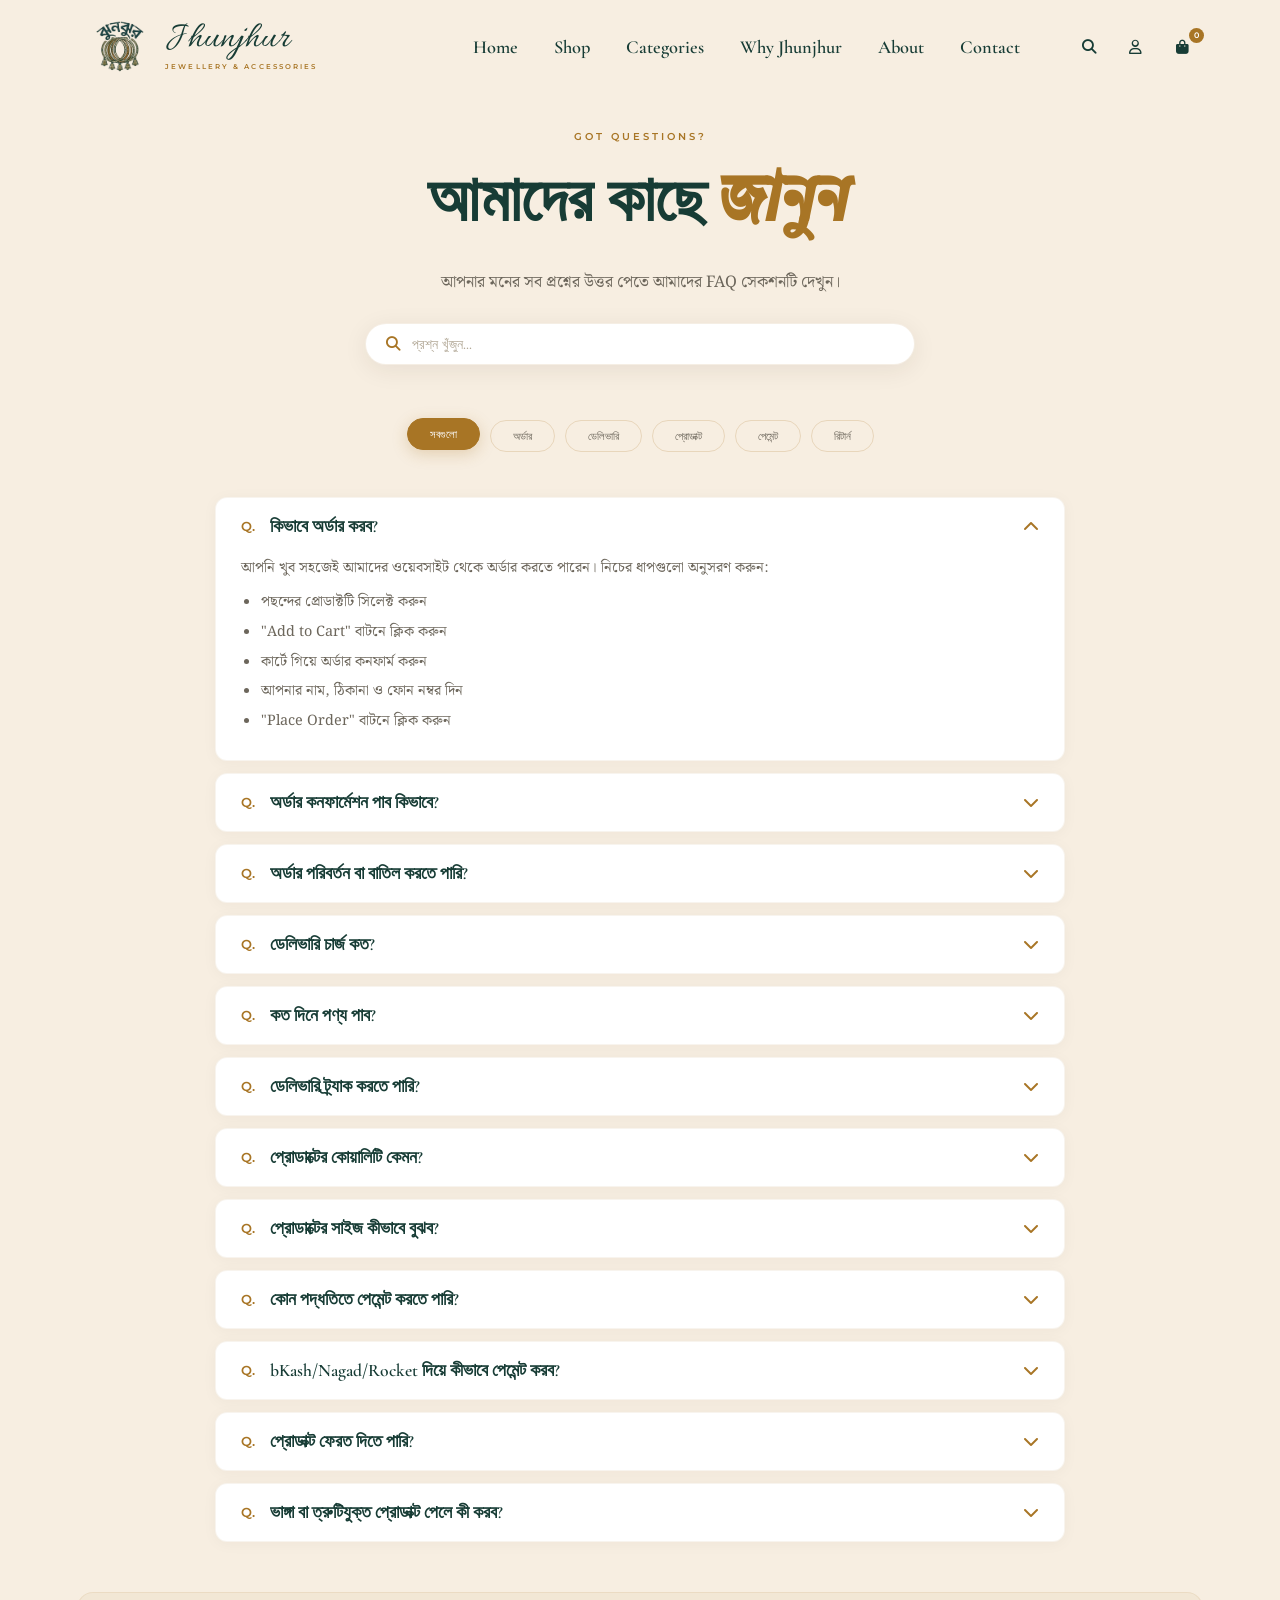
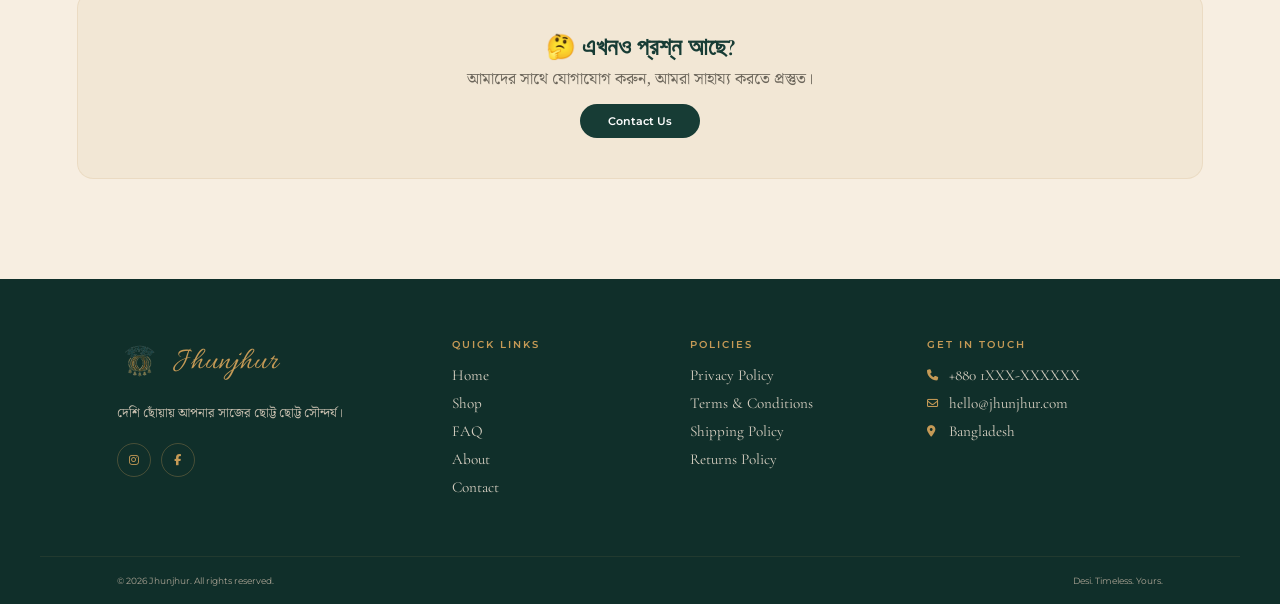
<file: faq.html>
<!DOCTYPE html>
<html lang="bn">
<head>
    <meta charset="UTF-8">
    <meta name="viewport" content="width=device-width, initial-scale=1.0">
    <title>FAQ — Jhunjhur</title>
    
    <link rel="preconnect" href="https://fonts.googleapis.com">
    <link rel="preconnect" href="https://fonts.gstatic.com" crossorigin>
    <link href="https://fonts.googleapis.com/css2?family=Allura&family=Cormorant+Garamond:wght@400;500;600;700&family=Galada&family=Montserrat:wght@400;500;600&family=Noto+Serif+Bengali:wght@400;500;600;700&display=swap" rel="stylesheet">
    <link rel="stylesheet" href="https://cdnjs.cloudflare.com/ajax/libs/font-awesome/6.5.2/css/all.min.css">
    <link rel="stylesheet" href="css/styles.css">
    
    <style>
        /* =========================================================
           FAQ PAGE SPECIFIC
        ========================================================= */
        
        .faq-page {
            padding: 130px 6% 100px;
            background: var(--cream);
        }
        
        .faq-header {
            text-align: center;
            max-width: 700px;
            margin: 0 auto 55px;
        }
        
        .faq-header h1 {
            font-family: "Cormorant Garamond", serif;
            font-size: clamp(2.5rem, 5vw, 4rem);
            color: var(--green);
            margin-bottom: 10px;
        }
        
        .faq-header h1 span {
            font-family: "Galada", cursive;
            color: var(--gold);
        }
        
        .faq-header p {
            font-family: "Noto Serif Bengali", serif;
            font-size: 1rem;
            color: #6c665b;
            line-height: 1.8;
        }
        
        .faq-search {
            max-width: 550px;
            margin: 25px auto 0;
            display: flex;
            align-items: center;
            gap: 12px;
            padding: 12px 20px;
            background: white;
            border-radius: 50px;
            box-shadow: 0 5px 25px rgba(48, 38, 23, 0.08);
            border: 1px solid rgba(168, 117, 37, 0.12);
        }
        
        .faq-search i {
            color: var(--gold);
            font-size: 0.9rem;
        }
        
        .faq-search input {
            flex: 1;
            border: none;
            outline: none;
            background: transparent;
            font-family: "Montserrat", sans-serif;
            font-size: 0.85rem;
            color: var(--green);
        }
        
        .faq-search input::placeholder {
            color: #b0a694;
        }
        
        .faq-categories {
            display: flex;
            flex-wrap: wrap;
            justify-content: center;
            gap: 10px;
            margin-bottom: 45px;
        }
        
        .faq-cat-btn {
            padding: 8px 22px;
            border-radius: 50px;
            border: 1px solid rgba(168, 117, 37, 0.2);
            background: transparent;
            color: #6c665b;
            font-size: 0.7rem;
            font-weight: 500;
            transition: all 0.3s ease;
            font-family: "Montserrat", sans-serif;
        }
        
        .faq-cat-btn:hover,
        .faq-cat-btn.active {
            background: var(--gold);
            color: white;
            border-color: var(--gold);
            transform: translateY(-2px);
            box-shadow: 0 4px 15px rgba(168, 117, 37, 0.25);
        }
        
        .faq-grid {
            max-width: 850px;
            margin: 0 auto;
            display: flex;
            flex-direction: column;
            gap: 12px;
        }
        
        .faq-item {
            background: white;
            border-radius: 12px;
            border: 1px solid rgba(168, 117, 37, 0.08);
            box-shadow: 0 2px 15px rgba(48, 38, 23, 0.04);
            overflow: hidden;
            transition: box-shadow 0.3s ease;
        }
        
        .faq-item:hover {
            box-shadow: 0 8px 30px rgba(48, 38, 23, 0.08);
        }
        
        .faq-question {
            padding: 18px 25px;
            display: flex;
            align-items: center;
            justify-content: space-between;
            cursor: pointer;
            transition: background 0.3s ease;
            gap: 15px;
        }
        
        .faq-question:hover {
            background: rgba(168, 117, 37, 0.03);
        }
        
        .faq-question .q-icon {
            color: var(--gold);
            font-weight: 600;
            font-size: 0.8rem;
            flex-shrink: 0;
        }
        
        .faq-question h3 {
            flex: 1;
            font-family: "Cormorant Garamond", serif;
            font-size: 1.1rem;
            font-weight: 600;
            color: var(--green);
        }
        
        .faq-question .arrow {
            color: var(--gold);
            transition: transform 0.3s ease;
            flex-shrink: 0;
        }
        
        .faq-item.open .faq-question .arrow {
            transform: rotate(180deg);
        }
        
        .faq-answer {
            max-height: 0;
            overflow: hidden;
            transition: max-height 0.4s cubic-bezier(0.4, 0, 0.2, 1), padding 0.3s ease;
        }
        
        .faq-item.open .faq-answer {
            max-height: 500px;
            padding: 0 25px 22px;
        }
        
        .faq-answer p {
            font-family: "Noto Serif Bengali", serif;
            font-size: 0.9rem;
            line-height: 1.8;
            color: #6c665b;
        }
        
        .faq-answer ul {
            margin: 8px 0 0 20px;
            font-family: "Noto Serif Bengali", serif;
            font-size: 0.9rem;
            line-height: 1.8;
            color: #6c665b;
        }
        
        .faq-answer ul li {
            margin-bottom: 4px;
        }
        
        .faq-no-results {
            text-align: center;
            padding: 60px 20px;
            display: none;
        }
        
        .faq-no-results i {
            font-size: 3rem;
            color: rgba(168, 117, 37, 0.3);
            margin-bottom: 15px;
        }
        
        .faq-no-results h3 {
            font-family: "Cormorant Garamond", serif;
            font-size: 1.5rem;
            color: var(--green);
        }
        
        .faq-no-results p {
            font-family: "Noto Serif Bengali", serif;
            color: #6c665b;
        }
        
        .faq-contact {
            text-align: center;
            margin-top: 50px;
            padding: 40px;
            background: rgba(168, 117, 37, 0.06);
            border-radius: 16px;
            border: 1px solid rgba(168, 117, 37, 0.1);
        }
        
        .faq-contact h3 {
            font-family: "Cormorant Garamond", serif;
            font-size: 1.5rem;
            color: var(--green);
        }
        
        .faq-contact p {
            font-family: "Noto Serif Bengali", serif;
            color: #6c665b;
            margin-top: 5px;
        }
        
        .faq-contact a {
            display: inline-block;
            margin-top: 12px;
            padding: 10px 28px;
            background: var(--green);
            color: white;
            border-radius: 50px;
            font-size: 0.7rem;
            font-weight: 600;
            transition: all 0.3s ease;
        }
        
        .faq-contact a:hover {
            background: var(--gold);
            transform: translateY(-2px);
            box-shadow: 0 4px 15px rgba(168, 117, 37, 0.25);
        }
        
        @media (max-width: 768px) {
            .faq-page {
                padding: 110px 5% 80px;
            }
            
            .faq-question {
                padding: 15px 18px;
            }
            
            .faq-question h3 {
                font-size: 1rem;
            }
            
            .faq-item.open .faq-answer {
                padding: 0 18px 18px;
            }
            
            .faq-contact {
                padding: 30px 20px;
            }
        }
    </style>
</head>
<body>

<!-- =========================================================
     NAVBAR (Same as index.html)
========================================================= -->

<header class="navbar" id="navbar">  
    <div class="navbar-inner">  
        <a href="index.html" class="brand" aria-label="Jhunjhur Home">  
            <img src="assets/jhunjhur-logo.png" alt="Jhunjhur logo" class="brand-logo">  
            <span class="brand-text">  
                <strong>Jhunjhur</strong>  
                <small>JEWELLERY & ACCESSORIES</small>  
            </span>  
        </a>  

        <nav class="nav-links" id="navLinks">  
            <a href="index.html">Home</a>  
            <a href="index.html#shop">Shop</a>  
            <a href="index.html#categories">Categories</a>  
            <a href="index.html#why-jhunjhur">Why Jhunjhur</a>  
            <a href="about.html">About</a>  
            <a href="index.html#contact">Contact</a>  

            <div class="mobile-nav-actions">  
                <button type="button" class="mobile-action-btn" id="mobileSearchBtn">  
                    <i class="fa-solid fa-magnifying-glass"></i>  
                    <span>Search</span>  
                </button>  
                <button type="button" class="mobile-action-btn" id="mobileAccountBtn">  
                    <i class="fa-regular fa-user"></i>  
                    <span>Account</span>  
                </button>  
                <button type="button" class="mobile-action-btn" id="mobileCartBtn">  
                    <i class="fa-solid fa-bag-shopping"></i>  
                    <span>Cart</span>  
                    <b id="mobileCartCount">0</b>  
                </button>  
                <button type="button" class="mobile-action-btn" id="mobileWishlistBtn">  
                    <i class="fa-regular fa-heart"></i>  
                    <span>Wishlist</span>  
                    <b id="mobileWishlistCount">0</b>  
                </button>  
            </div>  
        </nav>  

        <div class="nav-actions">  
            <button type="button" aria-label="Search" id="searchBtn">  
                <i class="fa-solid fa-magnifying-glass"></i>  
            </button>  
            <button type="button" aria-label="Account" id="accountBtn">  
                <i class="fa-regular fa-user"></i>  
            </button>  
            <button type="button" class="bag-btn" id="bagBtn" aria-label="Shopping bag">  
                <i class="fa-solid fa-bag-shopping"></i>  
                <span class="bag-count" id="bagCount">0</span>  
            </button>  
        </div>  

        <button class="menu-btn" id="menuBtn" type="button" aria-label="Open menu" aria-expanded="false">  
            <i class="fa-solid fa-bars"></i>  
        </button>  
    </div>  
</header>  

<!-- =========================================================
     MOBILE OVERLAY
========================================================= -->

<div class="mobile-overlay" id="mobileOverlay"></div>

<!-- =========================================================
     FAQ PAGE CONTENT
========================================================= -->

<section class="faq-page">

    <div class="faq-header">
        <span class="section-kicker">GOT QUESTIONS?</span>
        <h1>আমাদের কাছে <span>জানুন</span></h1>
        <p>আপনার মনের সব প্রশ্নের উত্তর পেতে আমাদের FAQ সেকশনটি দেখুন।</p>
        
        <div class="faq-search">
            <i class="fa-solid fa-search"></i>
            <input type="text" id="faqSearchInput" placeholder="প্রশ্ন খুঁজুন...">
        </div>
    </div>

    <!-- Categories -->
    <div class="faq-categories" id="faqCategories">
        <button class="faq-cat-btn active" data-category="all">সবগুলো</button>
        <button class="faq-cat-btn" data-category="orders">অর্ডার</button>
        <button class="faq-cat-btn" data-category="shipping">ডেলিভারি</button>
        <button class="faq-cat-btn" data-category="products">প্রোডাক্ট</button>
        <button class="faq-cat-btn" data-category="payment">পেমেন্ট</button>
        <button class="faq-cat-btn" data-category="returns">রিটার্ন</button>
    </div>

    <!-- FAQ List -->
    <div class="faq-grid" id="faqGrid">

        <!-- Category: Orders -->
        <div class="faq-item" data-category="orders">
            <div class="faq-question">
                <span class="q-icon">Q.</span>
                <h3>কিভাবে অর্ডার করব?</h3>
                <span class="arrow"><i class="fa-solid fa-chevron-down"></i></span>
            </div>
            <div class="faq-answer">
                <p>আপনি খুব সহজেই আমাদের ওয়েবসাইট থেকে অর্ডার করতে পারেন। নিচের ধাপগুলো অনুসরণ করুন:</p>
                <ul>
                    <li>পছন্দের প্রোডাক্টটি সিলেক্ট করুন</li>
                    <li>"Add to Cart" বাটনে ক্লিক করুন</li>
                    <li>কার্টে গিয়ে অর্ডার কনফার্ম করুন</li>
                    <li>আপনার নাম, ঠিকানা ও ফোন নম্বর দিন</li>
                    <li>"Place Order" বাটনে ক্লিক করুন</li>
                </ul>
            </div>
        </div>

        <div class="faq-item" data-category="orders">
            <div class="faq-question">
                <span class="q-icon">Q.</span>
                <h3>অর্ডার কনফার্মেশন পাব কিভাবে?</h3>
                <span class="arrow"><i class="fa-solid fa-chevron-down"></i></span>
            </div>
            <div class="faq-answer">
                <p>অর্ডার সম্পন্ন হওয়ার পর আমরা আপনার ফোন নম্বরে এসএমএস এবং ইমেইলে কনফার্মেশন পাঠাব। এছাড়াও আমাদের ওয়েবসাইটের অর্ডার হিস্টোরি থেকেও দেখতে পাবেন।</p>
            </div>
        </div>

        <div class="faq-item" data-category="orders">
            <div class="faq-question">
                <span class="q-icon">Q.</span>
                <h3>অর্ডার পরিবর্তন বা বাতিল করতে পারি?</h3>
                <span class="arrow"><i class="fa-solid fa-chevron-down"></i></span>
            </div>
            <div class="faq-answer">
                <p>হ্যাঁ, অর্ডার ডেলিভারির আগ পর্যন্ত আপনি অর্ডার পরিবর্তন বা বাতিল করতে পারবেন। আমাদের কাস্টমার সার্ভিসে যোগাযোগ করুন: <strong>+880 1XXX-XXXXXX</strong></p>
            </div>
        </div>

        <!-- Category: Shipping -->
        <div class="faq-item" data-category="shipping">
            <div class="faq-question">
                <span class="q-icon">Q.</span>
                <h3>ডেলিভারি চার্জ কত?</h3>
                <span class="arrow"><i class="fa-solid fa-chevron-down"></i></span>
            </div>
            <div class="faq-answer">
                <p>সারা বাংলাদেশে ডেলিভারি চার্জ <strong>৳৬০</strong>। তবে ৳২০০০ এর বেশি অর্ডারে ডেলিভারি চার্জ <strong>ফ্রি</strong>।</p>
            </div>
        </div>

        <div class="faq-item" data-category="shipping">
            <div class="faq-question">
                <span class="q-icon">Q.</span>
                <h3>কত দিনে পণ্য পাব?</h3>
                <span class="arrow"><i class="fa-solid fa-chevron-down"></i></span>
            </div>
            <div class="faq-answer">
                <p>অর্ডার কনফার্ম হওয়ার ২-৩ কার্যদিবসের মধ্যে আপনার ঠিকানায় পণ্য পৌঁছে দেওয়া হবে। ঢাকার বাইরে ৩-৫ দিন সময় লাগতে পারে।</p>
            </div>
        </div>

        <div class="faq-item" data-category="shipping">
            <div class="faq-question">
                <span class="q-icon">Q.</span>
                <h3>ডেলিভারি ট্র্যাক করতে পারি?</h3>
                <span class="arrow"><i class="fa-solid fa-chevron-down"></i></span>
            </div>
            <div class="faq-answer">
                <p>হ্যাঁ, অর্ডার ডিসপ্যাচ হওয়ার পর আমরা আপনার মোবাইলে ট্র্যাকিং নম্বর পাঠাব। আমাদের ওয়েবসাইটের অর্ডার ট্র্যাকিং পেজ থেকেও ট্র্যাক করতে পারবেন।</p>
            </div>
        </div>

        <!-- Category: Products -->
        <div class="faq-item" data-category="products">
            <div class="faq-question">
                <span class="q-icon">Q.</span>
                <h3>প্রোডাক্টের কোয়ালিটি কেমন?</h3>
                <span class="arrow"><i class="fa-solid fa-chevron-down"></i></span>
            </div>
            <div class="faq-answer">
                <p>আমরা সব প্রোডাক্ট হাতে বাছাই করি এবং প্রিমিয়াম কোয়ালিটির জিনিসপত্র বিক্রি করি। প্রতিটি প্রোডাক্ট আমাদের কঠোর মান নিয়ন্ত্রণের মাধ্যমে যাচাই করা হয়।</p>
            </div>
        </div>

        <div class="faq-item" data-category="products">
            <div class="faq-question">
                <span class="q-icon">Q.</span>
                <h3>প্রোডাক্টের সাইজ কীভাবে বুঝব?</h3>
                <span class="arrow"><i class="fa-solid fa-chevron-down"></i></span>
            </div>
            <div class="faq-answer">
                <p>প্রতিটি প্রোডাক্টের পেজে সাইজের বিবরণ দেওয়া আছে। চুড়ি ও রিংয়ের জন্য নির্দিষ্ট সাইজ (২.৪, ২.৬, ২.৮, ২.১০) দেওয়া আছে। প্রয়োজনে আমাদের কাস্টমার সার্ভিসে যোগাযোগ করুন।</p>
            </div>
        </div>

        <!-- Category: Payment -->
        <div class="faq-item" data-category="payment">
            <div class="faq-question">
                <span class="q-icon">Q.</span>
                <h3>কোন পদ্ধতিতে পেমেন্ট করতে পারি?</h3>
                <span class="arrow"><i class="fa-solid fa-chevron-down"></i></span>
            </div>
            <div class="faq-answer">
                <p>আমরা নিচের পেমেন্ট পদ্ধতিগুলো গ্রহণ করি:</p>
                <ul>
                    <li><strong>bKash</strong> — Mobile Banking</li>
                    <li><strong>Nagad</strong> — Mobile Banking</li>
                    <li><strong>Rocket</strong> — Mobile Banking</li>
                    <li><strong>Cash on Delivery</strong> — ডেলিভারি সময় নগদ টাকা</li>
                </ul>
            </div>
        </div>

        <div class="faq-item" data-category="payment">
            <div class="faq-question">
                <span class="q-icon">Q.</span>
                <h3>bKash/Nagad/Rocket দিয়ে কীভাবে পেমেন্ট করব?</h3>
                <span class="arrow"><i class="fa-solid fa-chevron-down"></i></span>
            </div>
            <div class="faq-answer">
                <p>অর্ডার প্লেস করার পর আপনি পেমেন্ট অপশন সিলেক্ট করবেন। আমাদের মোবাইল নম্বরে টাকা পাঠিয়ে স্ক্রিনশট পাঠালে অর্ডার প্রসেস করা হবে। অথবা অ্যাপের মাধ্যমে সরাসরি পেমেন্ট করতে পারেন।</p>
            </div>
        </div>

        <!-- Category: Returns -->
        <div class="faq-item" data-category="returns">
            <div class="faq-question">
                <span class="q-icon">Q.</span>
                <h3>প্রোডাক্ট ফেরত দিতে পারি?</h3>
                <span class="arrow"><i class="fa-solid fa-chevron-down"></i></span>
            </div>
            <div class="faq-answer">
                <p>হ্যাঁ, পণ্য প্রাপ্তির ৭ দিনের মধ্যে আপনি ফেরত দিতে পারবেন। তবে শর্ত হলো পণ্যটি অক্ষত ও ব্যবহার না করা থাকতে হবে। বিস্তারিত জানতে আমাদের <a href="returns.html">রিটার্ন পলিসি</a> পড়ুন।</p>
            </div>
        </div>

        <div class="faq-item" data-category="returns">
            <div class="faq-question">
                <span class="q-icon">Q.</span>
                <h3>ভাঙ্গা বা ত্রুটিযুক্ত প্রোডাক্ট পেলে কী করব?</h3>
                <span class="arrow"><i class="fa-solid fa-chevron-down"></i></span>
            </div>
            <div class="faq-answer">
                <p>অর্ডার প্রাপ্তির ২৪ ঘন্টার মধ্যে আমাদের কাস্টমার সার্ভিসে যোগাযোগ করুন। আমরা ত্রুটিযুক্ত প্রোডাক্টের জন্য নতুন প্রোডাক্ট পাঠাব অথবা টাকা ফেরত দেব।</p>
            </div>
        </div>

    </div>

    <!-- No Results -->
    <div class="faq-no-results" id="faqNoResults">
        <i class="fa-solid fa-search"></i>
        <h3>কোন প্রশ্ন খুঁজে পাওয়া যায়নি</h3>
        <p>আপনার প্রশ্নটি আমাদের ইমেইল বা ফোনে জানাতে পারেন।</p>
    </div>

    <!-- Contact -->
    <div class="faq-contact">
        <h3>🤔 এখনও প্রশ্ন আছে?</h3>
        <p>আমাদের সাথে যোগাযোগ করুন, আমরা সাহায্য করতে প্রস্তুত।</p>
        <a href="index.html#contact">Contact Us</a>
    </div>

</section>

<!-- =========================================================
     FOOTER (Same as index.html)
========================================================= -->

<footer class="site-footer" id="contact">

    <div class="footer-main">

        <div class="footer-brand">

            <a href="index.html" class="footer-logo">
                <img src="assets/jhunjhur-logo.png" alt="Jhunjhur">
                <span>Jhunjhur</span>
            </a>

            <p>দেশি ছোঁয়ায় আপনার সাজের ছোট্ট ছোট্ট সৌন্দর্য।</p>

            <div class="footer-socials">
                <a href="#" aria-label="Instagram"><i class="fa-brands fa-instagram"></i></a>
                <a href="#" aria-label="Facebook"><i class="fa-brands fa-facebook-f"></i></a>
            </div>

        </div>

        <div class="footer-column">
            <h3>QUICK LINKS</h3>
            <a href="index.html">Home</a>
            <a href="index.html#shop">Shop</a>
            <a href="faq.html">FAQ</a>
            <a href="about.html">About</a>
            <a href="index.html#contact">Contact</a>
        </div>

        <div class="footer-column">
            <h3>POLICIES</h3>
            <a href="privacy.html">Privacy Policy</a>
            <a href="terms.html">Terms & Conditions</a>
            <a href="shipping.html">Shipping Policy</a>
            <a href="returns.html">Returns Policy</a>
        </div>

        <div class="footer-column footer-contact">
            <h3>GET IN TOUCH</h3>
            <a href="tel:+8801000000000"><i class="fa-solid fa-phone"></i> +880 1XXX-XXXXXX</a>
            <a href="mailto:hello@jhunjhur.com"><i class="fa-regular fa-envelope"></i> hello@jhunjhur.com</a>
            <span><i class="fa-solid fa-location-dot"></i> Bangladesh</span>
        </div>

    </div>

    <div class="footer-bottom">
        <span>© 2026 Jhunjhur. All rights reserved.</span>
        <span>Desi. Timeless. Yours.</span>
    </div>

</footer>

<!-- =========================================================
     SCRIPTS
========================================================= -->

<script>
    // FAQ Search & Filter
    document.addEventListener('DOMContentLoaded', function() {
        const searchInput = document.getElementById('faqSearchInput');
        const faqItems = document.querySelectorAll('.faq-item');
        const categoryBtns = document.querySelectorAll('.faq-cat-btn');
        const noResults = document.getElementById('faqNoResults');
        let currentCategory = 'all';

        // Category filter
        categoryBtns.forEach(btn => {
            btn.addEventListener('click', function() {
                categoryBtns.forEach(b => b.classList.remove('active'));
                this.classList.add('active');
                currentCategory = this.dataset.category;
                applyFilters();
            });
        });

        // Search filter
        searchInput.addEventListener('input', applyFilters);

        function applyFilters() {
            const searchTerm = searchInput.value.toLowerCase().trim();
            let visibleCount = 0;

            faqItems.forEach(item => {
                const category = item.dataset.category;
                const question = item.querySelector('.faq-question h3').textContent.toLowerCase();
                const answer = item.querySelector('.faq-answer p')?.textContent.toLowerCase() || '';

                const matchesCategory = currentCategory === 'all' || category === currentCategory;
                const matchesSearch = !searchTerm || question.includes(searchTerm) || answer.includes(searchTerm);

                if (matchesCategory && matchesSearch) {
                    item.style.display = 'block';
                    visibleCount++;
                } else {
                    item.style.display = 'none';
                }
            });

            // Show/hide no results
            noResults.style.display = visibleCount === 0 ? 'block' : 'none';
        }

        // Accordion toggle
        faqItems.forEach(item => {
            const question = item.querySelector('.faq-question');
            question.addEventListener('click', function() {
                // Close other items
                faqItems.forEach(other => {
                    if (other !== item && other.classList.contains('open')) {
                        other.classList.remove('open');
                    }
                });
                item.classList.toggle('open');
            });
        });

        // Open first item by default
        if (faqItems.length > 0) {
            faqItems[0].classList.add('open');
        }
    });
</script>

<script src="js/script.js"></script>

</body>
</html>
</file>
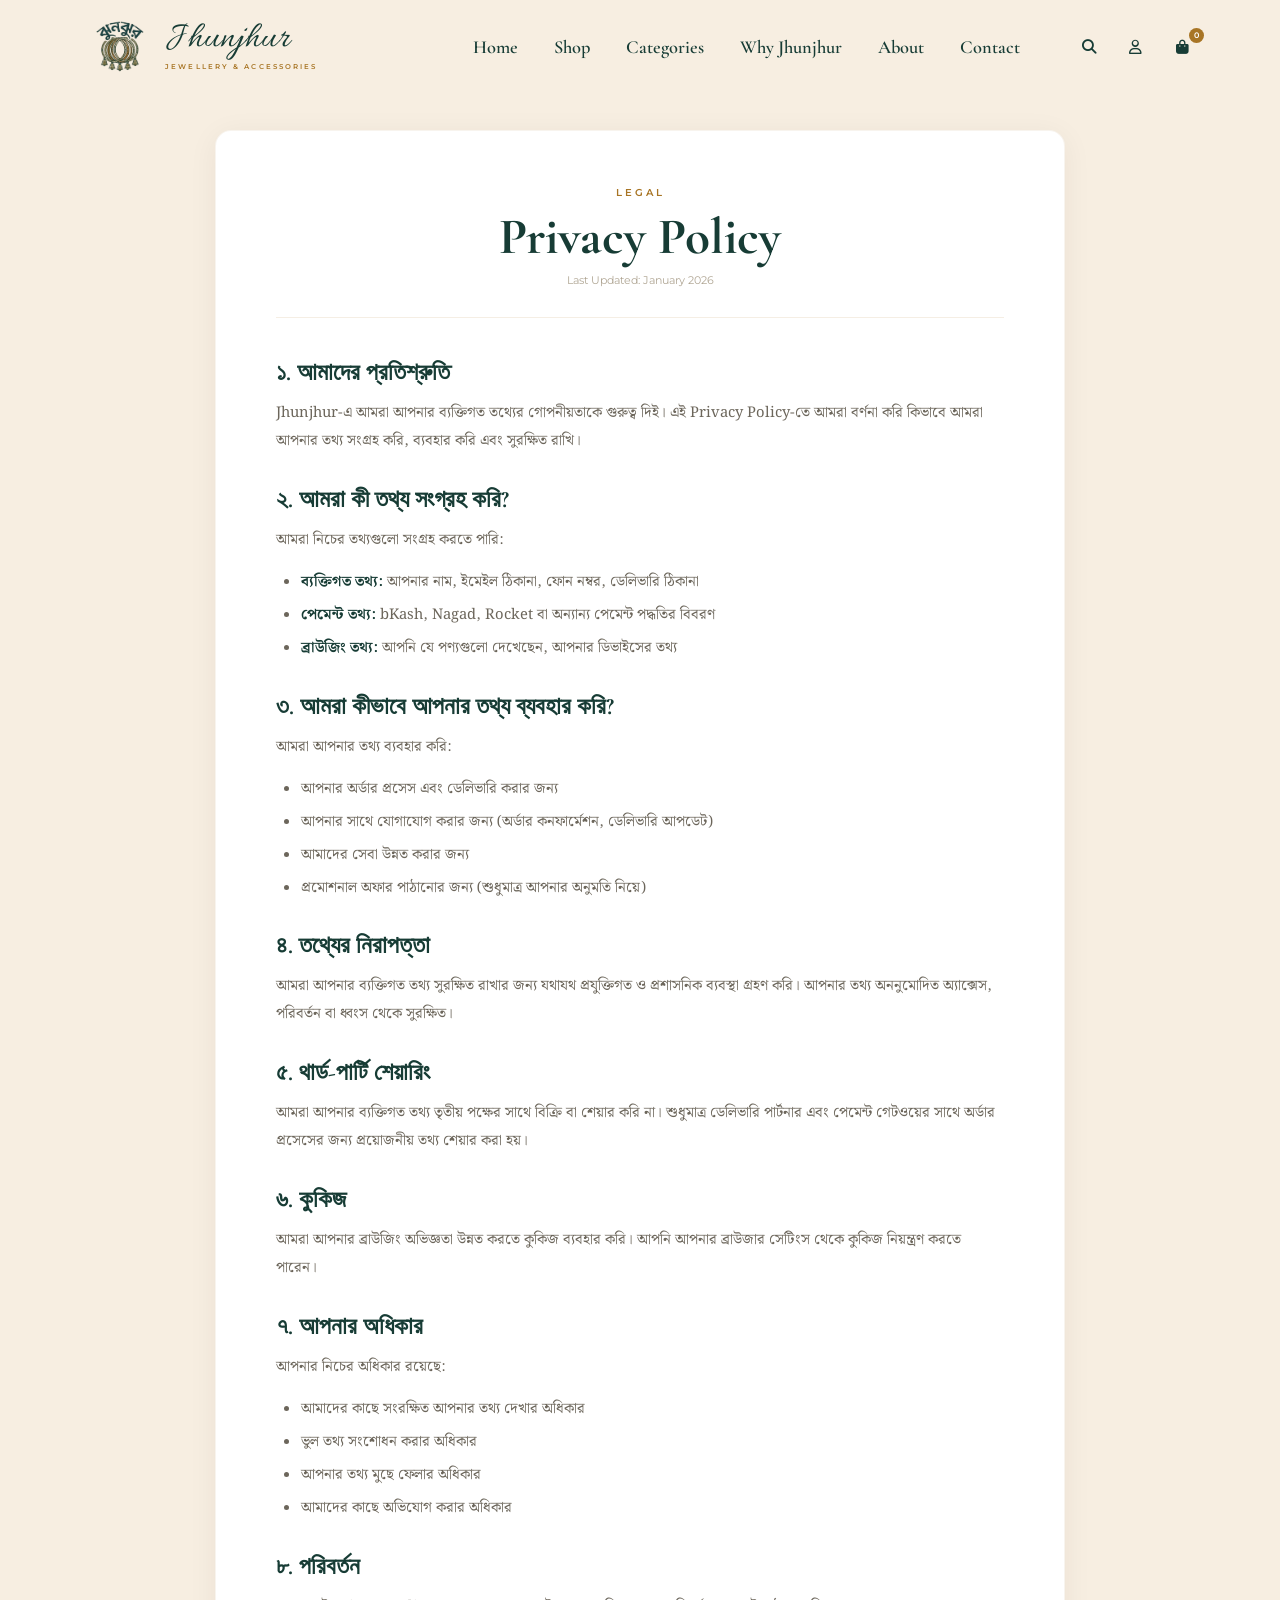
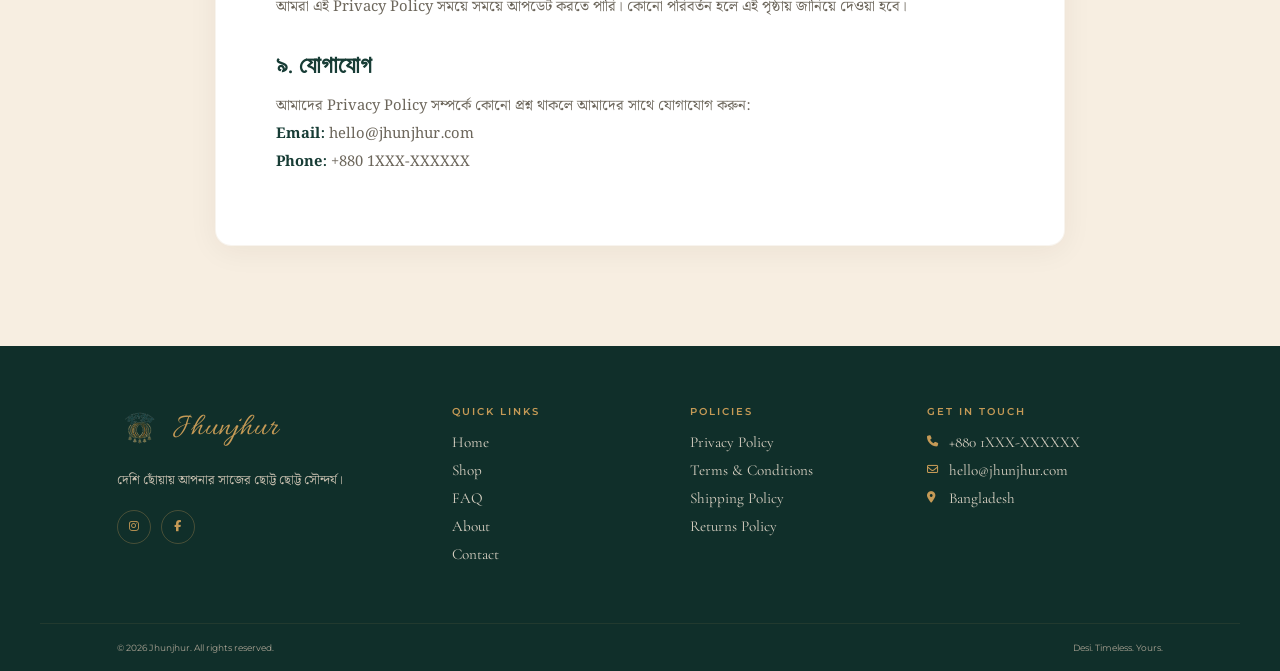
<file: privacy.html>
<!DOCTYPE html>
<html lang="bn">
<head>
    <meta charset="UTF-8">
    <meta name="viewport" content="width=device-width, initial-scale=1.0">
    <title>Privacy Policy — Jhunjhur</title>
    
    <link rel="preconnect" href="https://fonts.googleapis.com">
    <link rel="preconnect" href="https://fonts.gstatic.com" crossorigin>
    <link href="https://fonts.googleapis.com/css2?family=Allura&family=Cormorant+Garamond:wght@400;500;600;700&family=Galada&family=Montserrat:wght@400;500;600&family=Noto+Serif+Bengali:wght@400;500;600;700&display=swap" rel="stylesheet">
    <link rel="stylesheet" href="https://cdnjs.cloudflare.com/ajax/libs/font-awesome/6.5.2/css/all.min.css">
    <link rel="stylesheet" href="css/styles.css">
    
    <style>
        .legal-page {
            padding: 130px 6% 100px;
            background: var(--cream);
        }
        
        .legal-container {
            max-width: 850px;
            margin: 0 auto;
            background: white;
            padding: 55px 60px;
            border-radius: 16px;
            box-shadow: 0 5px 30px rgba(48, 38, 23, 0.06);
            border: 1px solid rgba(168, 117, 37, 0.08);
        }
        
        .legal-header {
            text-align: center;
            margin-bottom: 40px;
            padding-bottom: 30px;
            border-bottom: 1px solid rgba(168, 117, 37, 0.12);
        }
        
        .legal-header .section-kicker {
            display: block;
            margin-bottom: 8px;
        }
        
        .legal-header h1 {
            font-family: "Cormorant Garamond", serif;
            font-size: clamp(2.2rem, 4vw, 3.2rem);
            color: var(--green);
        }
        
        .legal-header .last-updated {
            font-size: 0.7rem;
            color: #b0a694;
            margin-top: 5px;
        }
        
        .legal-body h2 {
            font-family: "Cormorant Garamond", serif;
            font-size: 1.5rem;
            color: var(--green);
            margin: 30px 0 12px;
        }
        
        .legal-body h2:first-of-type {
            margin-top: 0;
        }
        
        .legal-body p {
            font-family: "Noto Serif Bengali", serif;
            font-size: 0.92rem;
            line-height: 1.9;
            color: #6c665b;
            margin-bottom: 14px;
        }
        
        .legal-body ul {
            margin: 8px 0 16px 25px;
            font-family: "Noto Serif Bengali", serif;
            font-size: 0.92rem;
            line-height: 1.9;
            color: #6c665b;
        }
        
        .legal-body ul li {
            margin-bottom: 5px;
        }
        
        .legal-body strong {
            color: var(--green);
        }
        
        @media (max-width: 768px) {
            .legal-page {
                padding: 110px 5% 80px;
            }
            
            .legal-container {
                padding: 30px 25px;
            }
        }
    </style>
</head>
<body>

<!-- NAVBAR (Same as index.html) -->
<header class="navbar" id="navbar">  
    <div class="navbar-inner">  
        <a href="index.html" class="brand" aria-label="Jhunjhur Home">  
            <img src="assets/jhunjhur-logo.png" alt="Jhunjhur logo" class="brand-logo">  
            <span class="brand-text">  
                <strong>Jhunjhur</strong>  
                <small>JEWELLERY & ACCESSORIES</small>  
            </span>  
        </a>  

        <nav class="nav-links" id="navLinks">  
            <a href="index.html">Home</a>  
            <a href="index.html#shop">Shop</a>  
            <a href="index.html#categories">Categories</a>  
            <a href="index.html#why-jhunjhur">Why Jhunjhur</a>  
            <a href="about.html">About</a>  
            <a href="index.html#contact">Contact</a>  

            <div class="mobile-nav-actions">  
                <button type="button" class="mobile-action-btn" id="mobileSearchBtn">  
                    <i class="fa-solid fa-magnifying-glass"></i>  
                    <span>Search</span>  
                </button>  
                <button type="button" class="mobile-action-btn" id="mobileAccountBtn">  
                    <i class="fa-regular fa-user"></i>  
                    <span>Account</span>  
                </button>  
                <button type="button" class="mobile-action-btn" id="mobileCartBtn">  
                    <i class="fa-solid fa-bag-shopping"></i>  
                    <span>Cart</span>  
                    <b id="mobileCartCount">0</b>  
                </button>  
                <button type="button" class="mobile-action-btn" id="mobileWishlistBtn">  
                    <i class="fa-regular fa-heart"></i>  
                    <span>Wishlist</span>  
                    <b id="mobileWishlistCount">0</b>  
                </button>  
            </div>  
        </nav>  

        <div class="nav-actions">  
            <button type="button" aria-label="Search" id="searchBtn">  
                <i class="fa-solid fa-magnifying-glass"></i>  
            </button>  
            <button type="button" aria-label="Account" id="accountBtn">  
                <i class="fa-regular fa-user"></i>  
            </button>  
            <button type="button" class="bag-btn" id="bagBtn" aria-label="Shopping bag">  
                <i class="fa-solid fa-bag-shopping"></i>  
                <span class="bag-count" id="bagCount">0</span>  
            </button>  
        </div>  

        <button class="menu-btn" id="menuBtn" type="button" aria-label="Open menu" aria-expanded="false">  
            <i class="fa-solid fa-bars"></i>  
        </button>  
    </div>  
</header>  

<div class="mobile-overlay" id="mobileOverlay"></div>

<!-- =========================================================
     PRIVACY POLICY CONTENT
========================================================= -->

<section class="legal-page">

    <div class="legal-container">

        <div class="legal-header">
            <span class="section-kicker">LEGAL</span>
            <h1>Privacy Policy</h1>
            <p class="last-updated">Last Updated: January 2026</p>
        </div>

        <div class="legal-body">

            <h2>১. আমাদের প্রতিশ্রুতি</h2>
            <p>
                Jhunjhur-এ আমরা আপনার ব্যক্তিগত তথ্যের গোপনীয়তাকে গুরুত্ব দিই। এই Privacy Policy-তে আমরা বর্ণনা করি কিভাবে আমরা আপনার তথ্য সংগ্রহ করি, ব্যবহার করি এবং সুরক্ষিত রাখি।
            </p>

            <h2>২. আমরা কী তথ্য সংগ্রহ করি?</h2>
            <p>আমরা নিচের তথ্যগুলো সংগ্রহ করতে পারি:</p>
            <ul>
                <li><strong>ব্যক্তিগত তথ্য:</strong> আপনার নাম, ইমেইল ঠিকানা, ফোন নম্বর, ডেলিভারি ঠিকানা</li>
                <li><strong>পেমেন্ট তথ্য:</strong> bKash, Nagad, Rocket বা অন্যান্য পেমেন্ট পদ্ধতির বিবরণ</li>
                <li><strong>ব্রাউজিং তথ্য:</strong> আপনি যে পণ্যগুলো দেখেছেন, আপনার ডিভাইসের তথ্য</li>
            </ul>

            <h2>৩. আমরা কীভাবে আপনার তথ্য ব্যবহার করি?</h2>
            <p>আমরা আপনার তথ্য ব্যবহার করি:</p>
            <ul>
                <li>আপনার অর্ডার প্রসেস এবং ডেলিভারি করার জন্য</li>
                <li>আপনার সাথে যোগাযোগ করার জন্য (অর্ডার কনফার্মেশন, ডেলিভারি আপডেট)</li>
                <li>আমাদের সেবা উন্নত করার জন্য</li>
                <li>প্রমোশনাল অফার পাঠানোর জন্য (শুধুমাত্র আপনার অনুমতি নিয়ে)</li>
            </ul>

            <h2>৪. তথ্যের নিরাপত্তা</h2>
            <p>
                আমরা আপনার ব্যক্তিগত তথ্য সুরক্ষিত রাখার জন্য যথাযথ প্রযুক্তিগত ও প্রশাসনিক ব্যবস্থা গ্রহণ করি। আপনার তথ্য অননুমোদিত অ্যাক্সেস, পরিবর্তন বা ধ্বংস থেকে সুরক্ষিত।
            </p>

            <h2>৫. থার্ড-পার্টি শেয়ারিং</h2>
            <p>
                আমরা আপনার ব্যক্তিগত তথ্য তৃতীয় পক্ষের সাথে বিক্রি বা শেয়ার করি না। শুধুমাত্র ডেলিভারি পার্টনার এবং পেমেন্ট গেটওয়ের সাথে অর্ডার প্রসেসের জন্য প্রয়োজনীয় তথ্য শেয়ার করা হয়।
            </p>

            <h2>৬. কুকিজ</h2>
            <p>
                আমরা আপনার ব্রাউজিং অভিজ্ঞতা উন্নত করতে কুকিজ ব্যবহার করি। আপনি আপনার ব্রাউজার সেটিংস থেকে কুকিজ নিয়ন্ত্রণ করতে পারেন।
            </p>

            <h2>৭. আপনার অধিকার</h2>
            <p>আপনার নিচের অধিকার রয়েছে:</p>
            <ul>
                <li>আমাদের কাছে সংরক্ষিত আপনার তথ্য দেখার অধিকার</li>
                <li>ভুল তথ্য সংশোধন করার অধিকার</li>
                <li>আপনার তথ্য মুছে ফেলার অধিকার</li>
                <li>আমাদের কাছে অভিযোগ করার অধিকার</li>
            </ul>

            <h2>৮. পরিবর্তন</h2>
            <p>
                আমরা এই Privacy Policy সময়ে সময়ে আপডেট করতে পারি। কোনো পরিবর্তন হলে এই পৃষ্ঠায় জানিয়ে দেওয়া হবে।
            </p>

            <h2>৯. যোগাযোগ</h2>
            <p>
                আমাদের Privacy Policy সম্পর্কে কোনো প্রশ্ন থাকলে আমাদের সাথে যোগাযোগ করুন:
                <br>
                <strong>Email:</strong> hello@jhunjhur.com
                <br>
                <strong>Phone:</strong> +880 1XXX-XXXXXX
            </p>

        </div>

    </div>

</section>

<!-- FOOTER (Same as index.html) -->
<footer class="site-footer" id="contact">

    <div class="footer-main">

        <div class="footer-brand">

            <a href="index.html" class="footer-logo">
                <img src="assets/jhunjhur-logo.png" alt="Jhunjhur">
                <span>Jhunjhur</span>
            </a>

            <p>দেশি ছোঁয়ায় আপনার সাজের ছোট্ট ছোট্ট সৌন্দর্য।</p>

            <div class="footer-socials">
                <a href="#" aria-label="Instagram"><i class="fa-brands fa-instagram"></i></a>
                <a href="#" aria-label="Facebook"><i class="fa-brands fa-facebook-f"></i></a>
            </div>

        </div>

        <div class="footer-column">
            <h3>QUICK LINKS</h3>
            <a href="index.html">Home</a>
            <a href="index.html#shop">Shop</a>
            <a href="faq.html">FAQ</a>
            <a href="about.html">About</a>
            <a href="index.html#contact">Contact</a>
        </div>

        <div class="footer-column">
            <h3>POLICIES</h3>
            <a href="privacy.html">Privacy Policy</a>
            <a href="terms.html">Terms & Conditions</a>
            <a href="shipping.html">Shipping Policy</a>
            <a href="returns.html">Returns Policy</a>
        </div>

        <div class="footer-column footer-contact">
            <h3>GET IN TOUCH</h3>
            <a href="tel:+8801000000000"><i class="fa-solid fa-phone"></i> +880 1XXX-XXXXXX</a>
            <a href="mailto:hello@jhunjhur.com"><i class="fa-regular fa-envelope"></i> hello@jhunjhur.com</a>
            <span><i class="fa-solid fa-location-dot"></i> Bangladesh</span>
        </div>

    </div>

    <div class="footer-bottom">
        <span>© 2026 Jhunjhur. All rights reserved.</span>
        <span>Desi. Timeless. Yours.</span>
    </div>

</footer>

<script src="js/script.js"></script>

</body>
</html>
</file>
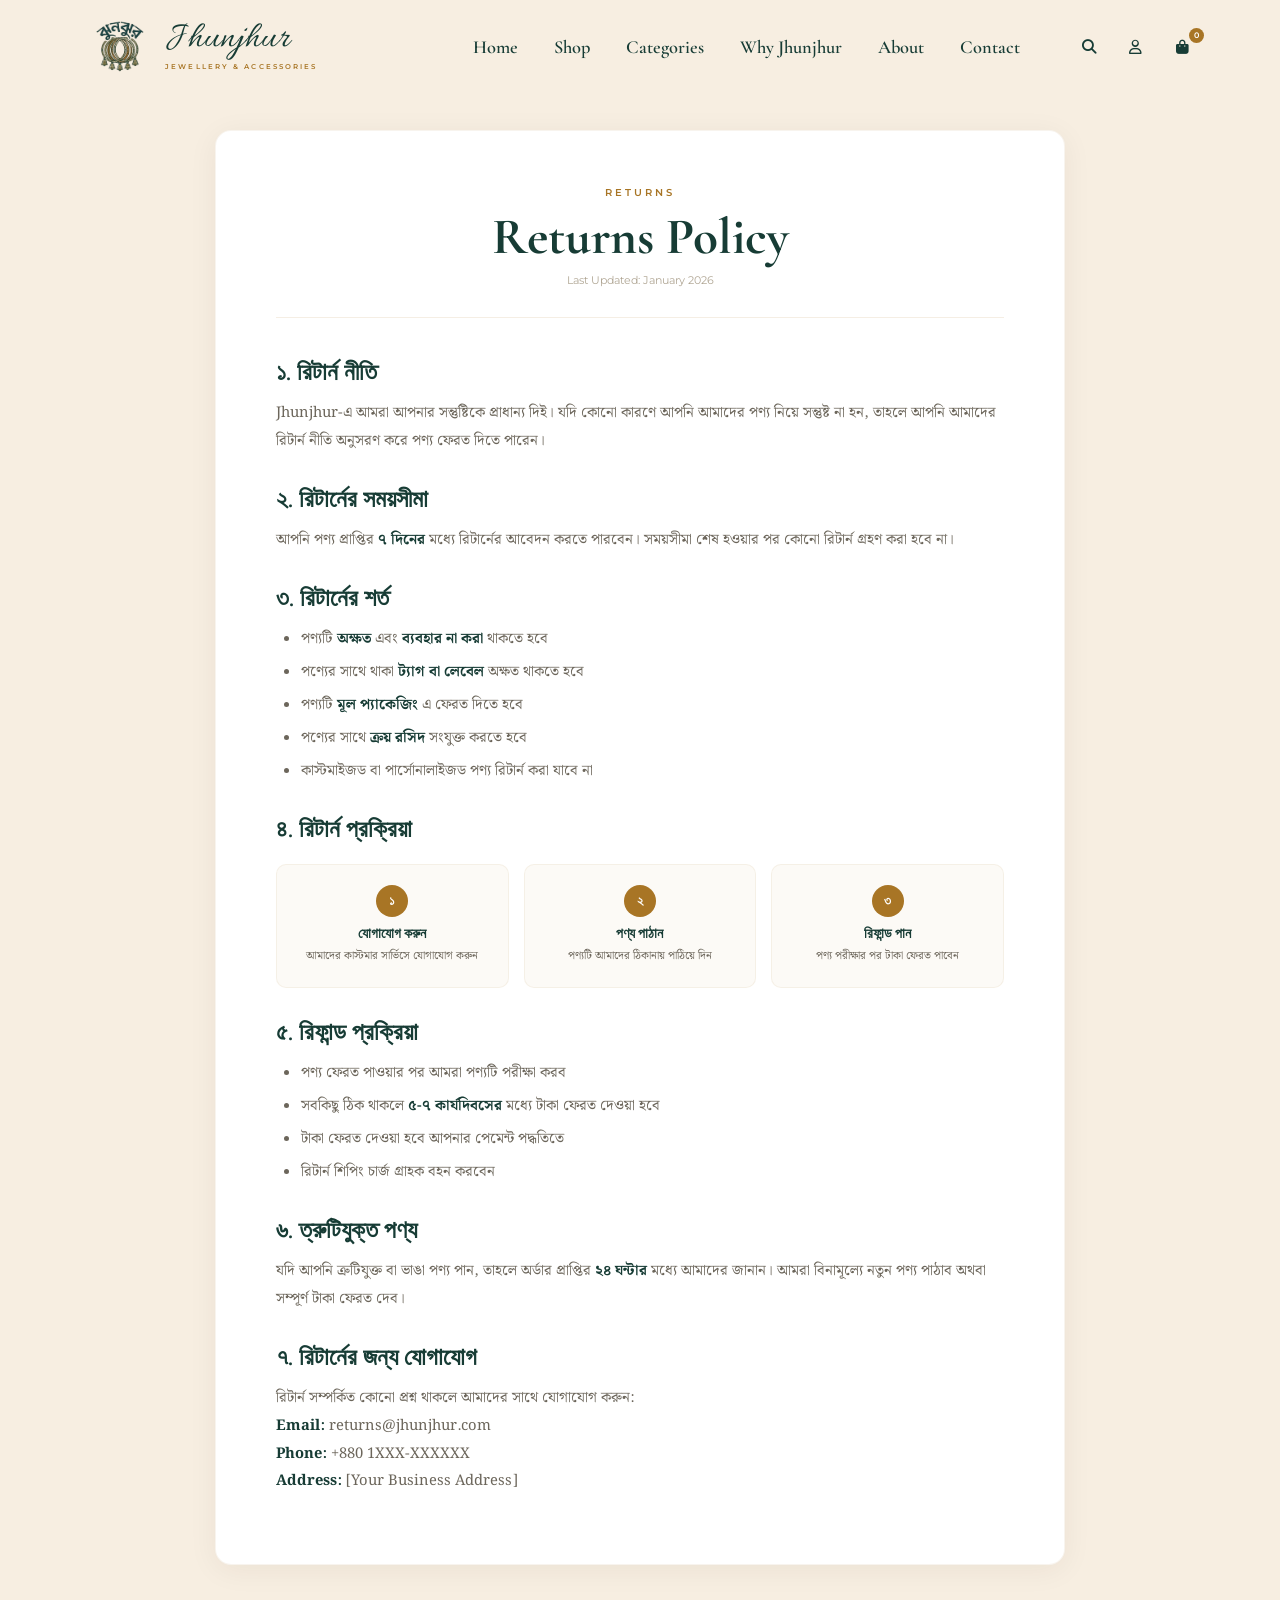
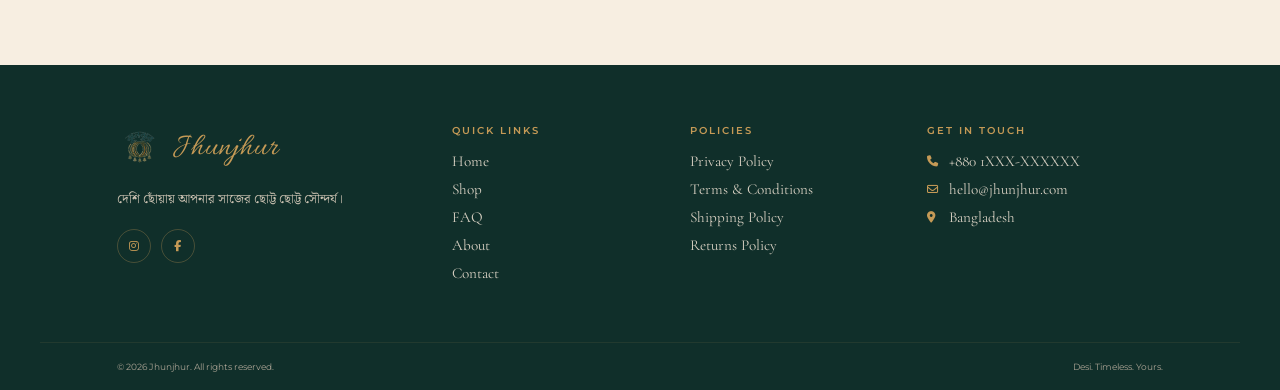
<file: returns.html>
<!DOCTYPE html>
<html lang="bn">
<head>
    <meta charset="UTF-8">
    <meta name="viewport" content="width=device-width, initial-scale=1.0">
    <title>Returns Policy — Jhunjhur</title>
    
    <link rel="preconnect" href="https://fonts.googleapis.com">
    <link rel="preconnect" href="https://fonts.gstatic.com" crossorigin>
    <link href="https://fonts.googleapis.com/css2?family=Allura&family=Cormorant+Garamond:wght@400;500;600;700&family=Galada&family=Montserrat:wght@400;500;600&family=Noto+Serif+Bengali:wght@400;500;600;700&display=swap" rel="stylesheet">
    <link rel="stylesheet" href="https://cdnjs.cloudflare.com/ajax/libs/font-awesome/6.5.2/css/all.min.css">
    <link rel="stylesheet" href="css/styles.css">
    
    <style>
        .legal-page {
            padding: 130px 6% 100px;
            background: var(--cream);
        }
        
        .legal-container {
            max-width: 850px;
            margin: 0 auto;
            background: white;
            padding: 55px 60px;
            border-radius: 16px;
            box-shadow: 0 5px 30px rgba(48, 38, 23, 0.06);
            border: 1px solid rgba(168, 117, 37, 0.08);
        }
        
        .legal-header {
            text-align: center;
            margin-bottom: 40px;
            padding-bottom: 30px;
            border-bottom: 1px solid rgba(168, 117, 37, 0.12);
        }
        
        .legal-header .section-kicker {
            display: block;
            margin-bottom: 8px;
        }
        
        .legal-header h1 {
            font-family: "Cormorant Garamond", serif;
            font-size: clamp(2.2rem, 4vw, 3.2rem);
            color: var(--green);
        }
        
        .legal-header .last-updated {
            font-size: 0.7rem;
            color: #b0a694;
            margin-top: 5px;
        }
        
        .legal-body h2 {
            font-family: "Cormorant Garamond", serif;
            font-size: 1.5rem;
            color: var(--green);
            margin: 30px 0 12px;
        }
        
        .legal-body h2:first-of-type {
            margin-top: 0;
        }
        
        .legal-body p {
            font-family: "Noto Serif Bengali", serif;
            font-size: 0.92rem;
            line-height: 1.9;
            color: #6c665b;
            margin-bottom: 14px;
        }
        
        .legal-body ul {
            margin: 8px 0 16px 25px;
            font-family: "Noto Serif Bengali", serif;
            font-size: 0.92rem;
            line-height: 1.9;
            color: #6c665b;
        }
        
        .legal-body ul li {
            margin-bottom: 5px;
        }
        
        .legal-body strong {
            color: var(--green);
        }
        
        .return-steps {
            display: grid;
            grid-template-columns: 1fr 1fr 1fr;
            gap: 15px;
            margin: 20px 0;
        }
        
        .return-step {
            text-align: center;
            padding: 20px 15px;
            background: rgba(168, 117, 37, 0.04);
            border-radius: 10px;
            border: 1px solid rgba(168, 117, 37, 0.08);
        }
        
        .return-step .step-num {
            display: inline-block;
            width: 32px;
            height: 32px;
            border-radius: 50%;
            background: var(--gold);
            color: white;
            font-weight: 600;
            font-size: 0.8rem;
            line-height: 32px;
            margin-bottom: 8px;
        }
        
        .return-step h4 {
            font-family: "Cormorant Garamond", serif;
            font-size: 0.9rem;
            color: var(--green);
        }
        
        .return-step p {
            font-size: 0.7rem;
            color: #6c665b;
            margin-top: 4px;
            margin-bottom: 0;
        }
        
        @media (max-width: 768px) {
            .legal-page {
                padding: 110px 5% 80px;
            }
            
            .legal-container {
                padding: 30px 25px;
            }
            
            .return-steps {
                grid-template-columns: 1fr;
            }
        }
    </style>
</head>
<body>

<!-- NAVBAR (Same as index.html) -->
<header class="navbar" id="navbar">  
    <div class="navbar-inner">  
        <a href="index.html" class="brand" aria-label="Jhunjhur Home">  
            <img src="assets/jhunjhur-logo.png" alt="Jhunjhur logo" class="brand-logo">  
            <span class="brand-text">  
                <strong>Jhunjhur</strong>  
                <small>JEWELLERY & ACCESSORIES</small>  
            </span>  
        </a>  

        <nav class="nav-links" id="navLinks">  
            <a href="index.html">Home</a>  
            <a href="index.html#shop">Shop</a>  
            <a href="index.html#categories">Categories</a>  
            <a href="index.html#why-jhunjhur">Why Jhunjhur</a>  
            <a href="about.html">About</a>  
            <a href="index.html#contact">Contact</a>  

            <div class="mobile-nav-actions">  
                <button type="button" class="mobile-action-btn" id="mobileSearchBtn">  
                    <i class="fa-solid fa-magnifying-glass"></i>  
                    <span>Search</span>  
                </button>  
                <button type="button" class="mobile-action-btn" id="mobileAccountBtn">  
                    <i class="fa-regular fa-user"></i>  
                    <span>Account</span>  
                </button>  
                <button type="button" class="mobile-action-btn" id="mobileCartBtn">  
                    <i class="fa-solid fa-bag-shopping"></i>  
                    <span>Cart</span>  
                    <b id="mobileCartCount">0</b>  
                </button>  
                <button type="button" class="mobile-action-btn" id="mobileWishlistBtn">  
                    <i class="fa-regular fa-heart"></i>  
                    <span>Wishlist</span>  
                    <b id="mobileWishlistCount">0</b>  
                </button>  
            </div>  
        </nav>  

        <div class="nav-actions">  
            <button type="button" aria-label="Search" id="searchBtn">  
                <i class="fa-solid fa-magnifying-glass"></i>  
            </button>  
            <button type="button" aria-label="Account" id="accountBtn">  
                <i class="fa-regular fa-user"></i>  
            </button>  
            <button type="button" class="bag-btn" id="bagBtn" aria-label="Shopping bag">  
                <i class="fa-solid fa-bag-shopping"></i>  
                <span class="bag-count" id="bagCount">0</span>  
            </button>  
        </div>  

        <button class="menu-btn" id="menuBtn" type="button" aria-label="Open menu" aria-expanded="false">  
            <i class="fa-solid fa-bars"></i>  
        </button>  
    </div>  
</header>  

<div class="mobile-overlay" id="mobileOverlay"></div>

<!-- =========================================================
     RETURNS POLICY CONTENT
========================================================= -->

<section class="legal-page">

    <div class="legal-container">

        <div class="legal-header">
            <span class="section-kicker">RETURNS</span>
            <h1>Returns Policy</h1>
            <p class="last-updated">Last Updated: January 2026</p>
        </div>

        <div class="legal-body">

            <h2>১. রিটার্ন নীতি</h2>
            <p>
                Jhunjhur-এ আমরা আপনার সন্তুষ্টিকে প্রাধান্য দিই। যদি কোনো কারণে আপনি আমাদের পণ্য নিয়ে সন্তুষ্ট না হন, তাহলে আপনি আমাদের রিটার্ন নীতি অনুসরণ করে পণ্য ফেরত দিতে পারেন।
            </p>

            <h2>২. রিটার্নের সময়সীমা</h2>
            <p>
                আপনি পণ্য প্রাপ্তির <strong>৭ দিনের</strong> মধ্যে রিটার্নের আবেদন করতে পারবেন। সময়সীমা শেষ হওয়ার পর কোনো রিটার্ন গ্রহণ করা হবে না।
            </p>

            <h2>৩. রিটার্নের শর্ত</h2>
            <ul>
                <li>পণ্যটি <strong>অক্ষত</strong> এবং <strong>ব্যবহার না করা</strong> থাকতে হবে</li>
                <li>পণ্যের সাথে থাকা <strong>ট্যাগ বা লেবেল</strong> অক্ষত থাকতে হবে</li>
                <li>পণ্যটি <strong>মূল প্যাকেজিং</strong> এ ফেরত দিতে হবে</li>
                <li>পণ্যের সাথে <strong>ক্রয় রসিদ</strong> সংযুক্ত করতে হবে</li>
                <li>কাস্টমাইজড বা পার্সোনালাইজড পণ্য রিটার্ন করা যাবে না</li>
            </ul>

            <h2>৪. রিটার্ন প্রক্রিয়া</h2>

            <div class="return-steps">
                <div class="return-step">
                    <div class="step-num">১</div>
                    <h4>যোগাযোগ করুন</h4>
                    <p>আমাদের কাস্টমার সার্ভিসে যোগাযোগ করুন</p>
                </div>
                <div class="return-step">
                    <div class="step-num">২</div>
                    <h4>পণ্য পাঠান</h4>
                    <p>পণ্যটি আমাদের ঠিকানায় পাঠিয়ে দিন</p>
                </div>
                <div class="return-step">
                    <div class="step-num">৩</div>
                    <h4>রিফান্ড পান</h4>
                    <p>পণ্য পরীক্ষার পর টাকা ফেরত পাবেন</p>
                </div>
            </div>

            <h2>৫. রিফান্ড প্রক্রিয়া</h2>
            <ul>
                <li>পণ্য ফেরত পাওয়ার পর আমরা পণ্যটি পরীক্ষা করব</li>
                <li>সবকিছু ঠিক থাকলে <strong>৫-৭ কার্যদিবসের</strong> মধ্যে টাকা ফেরত দেওয়া হবে</li>
                <li>টাকা ফেরত দেওয়া হবে আপনার পেমেন্ট পদ্ধতিতে</li>
                <li>রিটার্ন শিপিং চার্জ গ্রাহক বহন করবেন</li>
            </ul>

            <h2>৬. ত্রুটিযুক্ত পণ্য</h2>
            <p>
                যদি আপনি ত্রুটিযুক্ত বা ভাঙা পণ্য পান, তাহলে অর্ডার প্রাপ্তির <strong>২৪ ঘন্টার</strong> মধ্যে আমাদের জানান। আমরা বিনামূল্যে নতুন পণ্য পাঠাব অথবা সম্পূর্ণ টাকা ফেরত দেব।
            </p>

            <h2>৭. রিটার্নের জন্য যোগাযোগ</h2>
            <p>
                রিটার্ন সম্পর্কিত কোনো প্রশ্ন থাকলে আমাদের সাথে যোগাযোগ করুন:
                <br>
                <strong>Email:</strong> returns@jhunjhur.com
                <br>
                <strong>Phone:</strong> +880 1XXX-XXXXXX
                <br>
                <strong>Address:</strong> [Your Business Address]
            </p>

        </div>

    </div>

</section>

<!-- FOOTER (Same as index.html) -->
<footer class="site-footer" id="contact">

    <div class="footer-main">

        <div class="footer-brand">

            <a href="index.html" class="footer-logo">
                <img src="assets/jhunjhur-logo.png" alt="Jhunjhur">
                <span>Jhunjhur</span>
            </a>

            <p>দেশি ছোঁয়ায় আপনার সাজের ছোট্ট ছোট্ট সৌন্দর্য।</p>

            <div class="footer-socials">
                <a href="#" aria-label="Instagram"><i class="fa-brands fa-instagram"></i></a>
                <a href="#" aria-label="Facebook"><i class="fa-brands fa-facebook-f"></i></a>
            </div>

        </div>

        <div class="footer-column">
            <h3>QUICK LINKS</h3>
            <a href="index.html">Home</a>
            <a href="index.html#shop">Shop</a>
            <a href="faq.html">FAQ</a>
            <a href="about.html">About</a>
            <a href="index.html#contact">Contact</a>
        </div>

        <div class="footer-column">
            <h3>POLICIES</h3>
            <a href="privacy.html">Privacy Policy</a>
            <a href="terms.html">Terms & Conditions</a>
            <a href="shipping.html">Shipping Policy</a>
            <a href="returns.html">Returns Policy</a>
        </div>

        <div class="footer-column footer-contact">
            <h3>GET IN TOUCH</h3>
            <a href="tel:+8801000000000"><i class="fa-solid fa-phone"></i> +880 1XXX-XXXXXX</a>
            <a href="mailto:hello@jhunjhur.com"><i class="fa-regular fa-envelope"></i> hello@jhunjhur.com</a>
            <span><i class="fa-solid fa-location-dot"></i> Bangladesh</span>
        </div>

    </div>

    <div class="footer-bottom">
        <span>© 2026 Jhunjhur. All rights reserved.</span>
        <span>Desi. Timeless. Yours.</span>
    </div>

</footer>

<script src="js/script.js"></script>

</body>
</html>
</file>
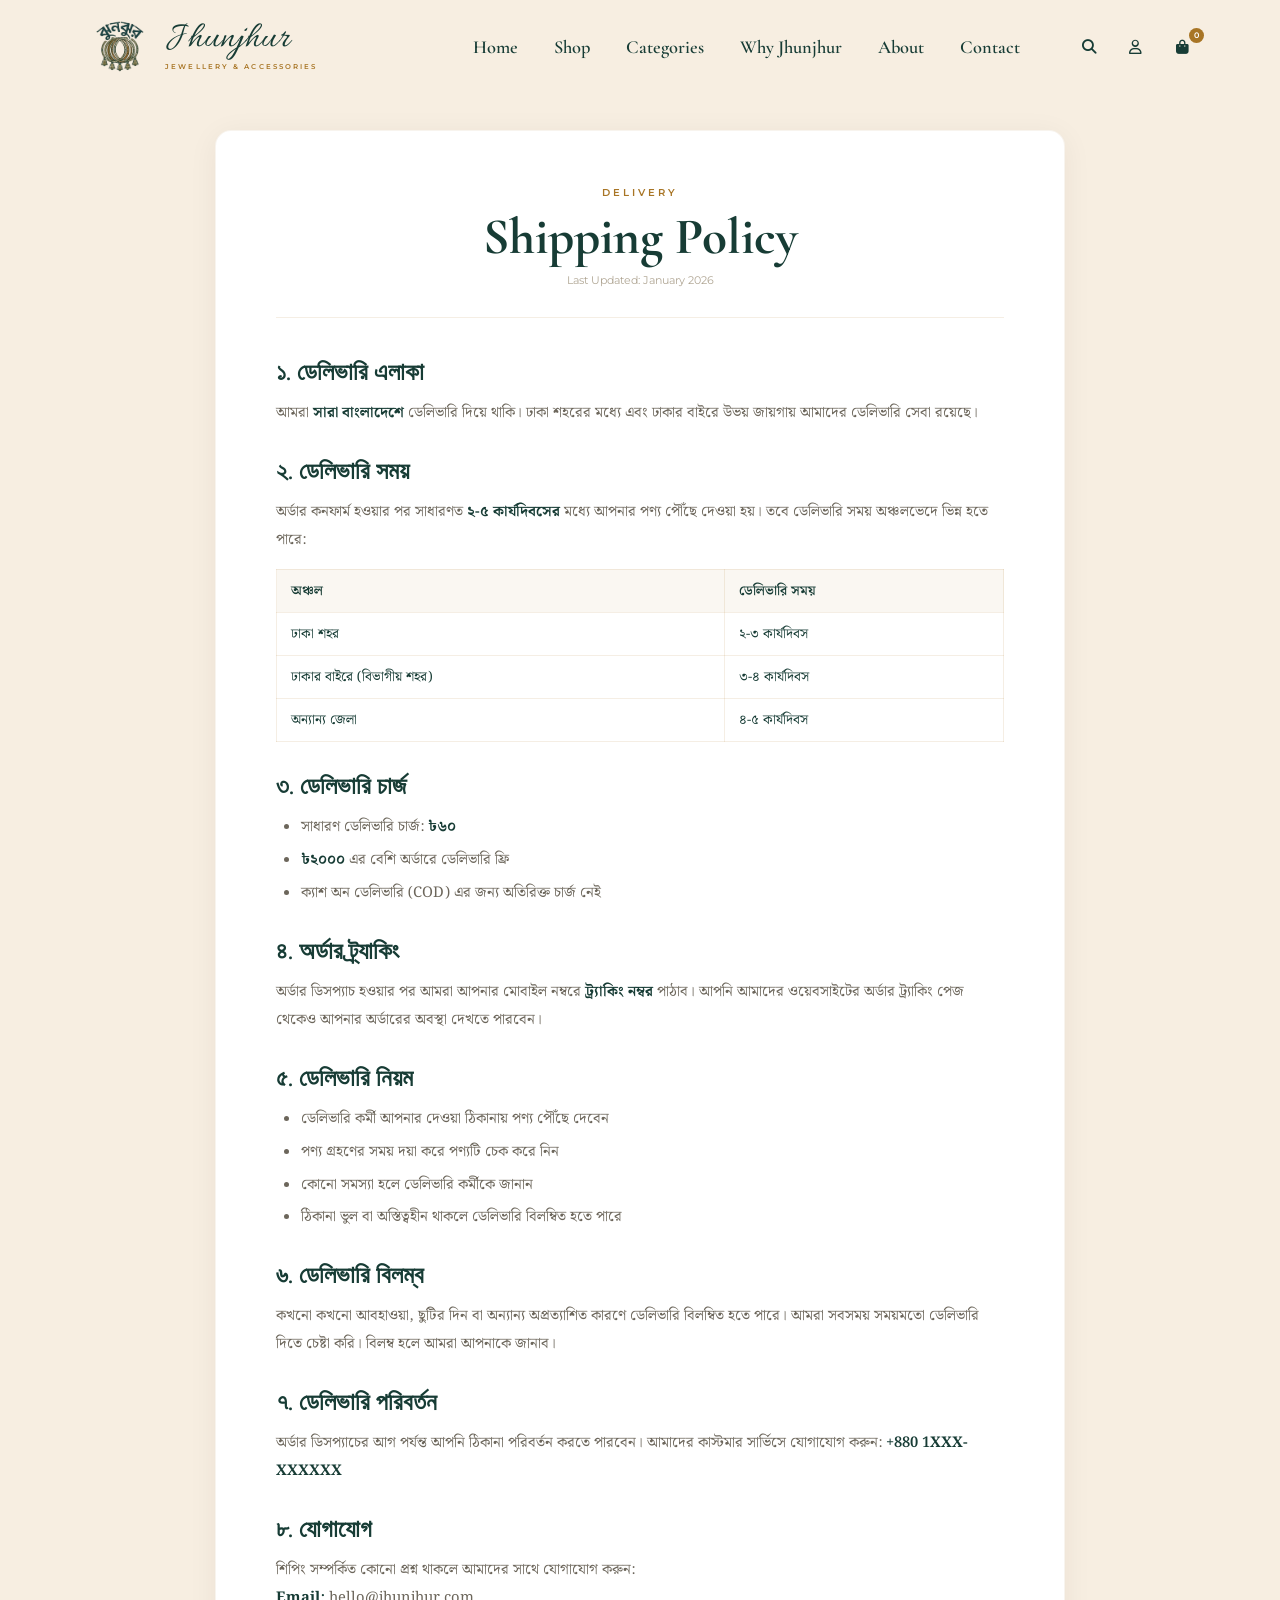
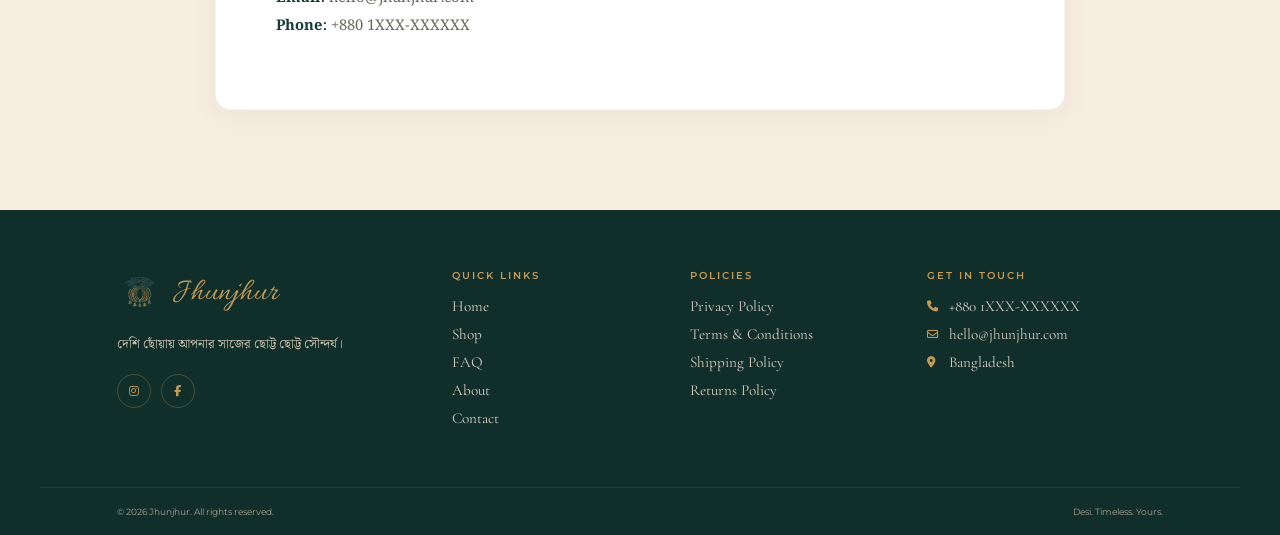
<file: shipping.html>
<!DOCTYPE html>
<html lang="bn">
<head>
    <meta charset="UTF-8">
    <meta name="viewport" content="width=device-width, initial-scale=1.0">
    <title>Shipping Policy — Jhunjhur</title>
    
    <link rel="preconnect" href="https://fonts.googleapis.com">
    <link rel="preconnect" href="https://fonts.gstatic.com" crossorigin>
    <link href="https://fonts.googleapis.com/css2?family=Allura&family=Cormorant+Garamond:wght@400;500;600;700&family=Galada&family=Montserrat:wght@400;500;600&family=Noto+Serif+Bengali:wght@400;500;600;700&display=swap" rel="stylesheet">
    <link rel="stylesheet" href="https://cdnjs.cloudflare.com/ajax/libs/font-awesome/6.5.2/css/all.min.css">
    <link rel="stylesheet" href="css/styles.css">
    
    <style>
        .legal-page {
            padding: 130px 6% 100px;
            background: var(--cream);
        }
        
        .legal-container {
            max-width: 850px;
            margin: 0 auto;
            background: white;
            padding: 55px 60px;
            border-radius: 16px;
            box-shadow: 0 5px 30px rgba(48, 38, 23, 0.06);
            border: 1px solid rgba(168, 117, 37, 0.08);
        }
        
        .legal-header {
            text-align: center;
            margin-bottom: 40px;
            padding-bottom: 30px;
            border-bottom: 1px solid rgba(168, 117, 37, 0.12);
        }
        
        .legal-header .section-kicker {
            display: block;
            margin-bottom: 8px;
        }
        
        .legal-header h1 {
            font-family: "Cormorant Garamond", serif;
            font-size: clamp(2.2rem, 4vw, 3.2rem);
            color: var(--green);
        }
        
        .legal-header .last-updated {
            font-size: 0.7rem;
            color: #b0a694;
            margin-top: 5px;
        }
        
        .legal-body h2 {
            font-family: "Cormorant Garamond", serif;
            font-size: 1.5rem;
            color: var(--green);
            margin: 30px 0 12px;
        }
        
        .legal-body h2:first-of-type {
            margin-top: 0;
        }
        
        .legal-body p {
            font-family: "Noto Serif Bengali", serif;
            font-size: 0.92rem;
            line-height: 1.9;
            color: #6c665b;
            margin-bottom: 14px;
        }
        
        .legal-body ul {
            margin: 8px 0 16px 25px;
            font-family: "Noto Serif Bengali", serif;
            font-size: 0.92rem;
            line-height: 1.9;
            color: #6c665b;
        }
        
        .legal-body ul li {
            margin-bottom: 5px;
        }
        
        .legal-body strong {
            color: var(--green);
        }
        
        .shipping-table {
            width: 100%;
            border-collapse: collapse;
            margin: 15px 0 20px;
            font-family: "Noto Serif Bengali", serif;
            font-size: 0.85rem;
        }
        
        .shipping-table th,
        .shipping-table td {
            padding: 10px 14px;
            border: 1px solid rgba(168, 117, 37, 0.12);
            text-align: left;
        }
        
        .shipping-table th {
            background: rgba(168, 117, 37, 0.06);
            font-weight: 600;
            color: var(--green);
        }
        
        @media (max-width: 768px) {
            .legal-page {
                padding: 110px 5% 80px;
            }
            
            .legal-container {
                padding: 30px 25px;
            }
            
            .shipping-table {
                font-size: 0.7rem;
            }
            
            .shipping-table th,
            .shipping-table td {
                padding: 6px 10px;
            }
        }
    </style>
</head>
<body>

<!-- NAVBAR (Same as index.html) -->
<header class="navbar" id="navbar">  
    <div class="navbar-inner">  
        <a href="index.html" class="brand" aria-label="Jhunjhur Home">  
            <img src="assets/jhunjhur-logo.png" alt="Jhunjhur logo" class="brand-logo">  
            <span class="brand-text">  
                <strong>Jhunjhur</strong>  
                <small>JEWELLERY & ACCESSORIES</small>  
            </span>  
        </a>  

        <nav class="nav-links" id="navLinks">  
            <a href="index.html">Home</a>  
            <a href="index.html#shop">Shop</a>  
            <a href="index.html#categories">Categories</a>  
            <a href="index.html#why-jhunjhur">Why Jhunjhur</a>  
            <a href="about.html">About</a>  
            <a href="index.html#contact">Contact</a>  

            <div class="mobile-nav-actions">  
                <button type="button" class="mobile-action-btn" id="mobileSearchBtn">  
                    <i class="fa-solid fa-magnifying-glass"></i>  
                    <span>Search</span>  
                </button>  
                <button type="button" class="mobile-action-btn" id="mobileAccountBtn">  
                    <i class="fa-regular fa-user"></i>  
                    <span>Account</span>  
                </button>  
                <button type="button" class="mobile-action-btn" id="mobileCartBtn">  
                    <i class="fa-solid fa-bag-shopping"></i>  
                    <span>Cart</span>  
                    <b id="mobileCartCount">0</b>  
                </button>  
                <button type="button" class="mobile-action-btn" id="mobileWishlistBtn">  
                    <i class="fa-regular fa-heart"></i>  
                    <span>Wishlist</span>  
                    <b id="mobileWishlistCount">0</b>  
                </button>  
            </div>  
        </nav>  

        <div class="nav-actions">  
            <button type="button" aria-label="Search" id="searchBtn">  
                <i class="fa-solid fa-magnifying-glass"></i>  
            </button>  
            <button type="button" aria-label="Account" id="accountBtn">  
                <i class="fa-regular fa-user"></i>  
            </button>  
            <button type="button" class="bag-btn" id="bagBtn" aria-label="Shopping bag">  
                <i class="fa-solid fa-bag-shopping"></i>  
                <span class="bag-count" id="bagCount">0</span>  
            </button>  
        </div>  

        <button class="menu-btn" id="menuBtn" type="button" aria-label="Open menu" aria-expanded="false">  
            <i class="fa-solid fa-bars"></i>  
        </button>  
    </div>  
</header>  

<div class="mobile-overlay" id="mobileOverlay"></div>

<!-- =========================================================
     SHIPPING POLICY CONTENT
========================================================= -->

<section class="legal-page">

    <div class="legal-container">

        <div class="legal-header">
            <span class="section-kicker">DELIVERY</span>
            <h1>Shipping Policy</h1>
            <p class="last-updated">Last Updated: January 2026</p>
        </div>

        <div class="legal-body">

            <h2>১. ডেলিভারি এলাকা</h2>
            <p>
                আমরা <strong>সারা বাংলাদেশে</strong> ডেলিভারি দিয়ে থাকি। ঢাকা শহরের মধ্যে এবং ঢাকার বাইরে উভয় জায়গায় আমাদের ডেলিভারি সেবা রয়েছে।
            </p>

            <h2>২. ডেলিভারি সময়</h2>
            <p>
                অর্ডার কনফার্ম হওয়ার পর সাধারণত <strong>২-৫ কার্যদিবসের</strong> মধ্যে আপনার পণ্য পৌঁছে দেওয়া হয়। তবে ডেলিভারি সময় অঞ্চলভেদে ভিন্ন হতে পারে:
            </p>

            <table class="shipping-table">
                <thead>
                    <tr>
                        <th>অঞ্চল</th>
                        <th>ডেলিভারি সময়</th>
                    </tr>
                </thead>
                <tbody>
                    <tr>
                        <td>ঢাকা শহর</td>
                        <td>২-৩ কার্যদিবস</td>
                    </tr>
                    <tr>
                        <td>ঢাকার বাইরে (বিভাগীয় শহর)</td>
                        <td>৩-৪ কার্যদিবস</td>
                    </tr>
                    <tr>
                        <td>অন্যান্য জেলা</td>
                        <td>৪-৫ কার্যদিবস</td>
                    </tr>
                </tbody>
            </table>

            <h2>৩. ডেলিভারি চার্জ</h2>
            <ul>
                <li>সাধারণ ডেলিভারি চার্জ: <strong>৳৬০</strong></li>
                <li><strong>৳২০০০</strong> এর বেশি অর্ডারে ডেলিভারি ফ্রি</li>
                <li>ক্যাশ অন ডেলিভারি (COD) এর জন্য অতিরিক্ত চার্জ নেই</li>
            </ul>

            <h2>৪. অর্ডার ট্র্যাকিং</h2>
            <p>
                অর্ডার ডিসপ্যাচ হওয়ার পর আমরা আপনার মোবাইল নম্বরে <strong>ট্র্যাকিং নম্বর</strong> পাঠাব। আপনি আমাদের ওয়েবসাইটের অর্ডার ট্র্যাকিং পেজ থেকেও আপনার অর্ডারের অবস্থা দেখতে পারবেন।
            </p>

            <h2>৫. ডেলিভারি নিয়ম</h2>
            <ul>
                <li>ডেলিভারি কর্মী আপনার দেওয়া ঠিকানায় পণ্য পৌঁছে দেবেন</li>
                <li>পণ্য গ্রহণের সময় দয়া করে পণ্যটি চেক করে নিন</li>
                <li>কোনো সমস্যা হলে ডেলিভারি কর্মীকে জানান</li>
                <li>ঠিকানা ভুল বা অস্তিত্বহীন থাকলে ডেলিভারি বিলম্বিত হতে পারে</li>
            </ul>

            <h2>৬. ডেলিভারি বিলম্ব</h2>
            <p>
                কখনো কখনো আবহাওয়া, ছুটির দিন বা অন্যান্য অপ্রত্যাশিত কারণে ডেলিভারি বিলম্বিত হতে পারে। আমরা সবসময় সময়মতো ডেলিভারি দিতে চেষ্টা করি। বিলম্ব হলে আমরা আপনাকে জানাব।
            </p>

            <h2>৭. ডেলিভারি পরিবর্তন</h2>
            <p>
                অর্ডার ডিসপ্যাচের আগ পর্যন্ত আপনি ঠিকানা পরিবর্তন করতে পারবেন। আমাদের কাস্টমার সার্ভিসে যোগাযোগ করুন: <strong>+880 1XXX-XXXXXX</strong>
            </p>

            <h2>৮. যোগাযোগ</h2>
            <p>
                শিপিং সম্পর্কিত কোনো প্রশ্ন থাকলে আমাদের সাথে যোগাযোগ করুন:
                <br>
                <strong>Email:</strong> hello@jhunjhur.com
                <br>
                <strong>Phone:</strong> +880 1XXX-XXXXXX
            </p>

        </div>

    </div>

</section>

<!-- FOOTER (Same as index.html) -->
<footer class="site-footer" id="contact">

    <div class="footer-main">

        <div class="footer-brand">

            <a href="index.html" class="footer-logo">
                <img src="assets/jhunjhur-logo.png" alt="Jhunjhur">
                <span>Jhunjhur</span>
            </a>

            <p>দেশি ছোঁয়ায় আপনার সাজের ছোট্ট ছোট্ট সৌন্দর্য।</p>

            <div class="footer-socials">
                <a href="#" aria-label="Instagram"><i class="fa-brands fa-instagram"></i></a>
                <a href="#" aria-label="Facebook"><i class="fa-brands fa-facebook-f"></i></a>
            </div>

        </div>

        <div class="footer-column">
            <h3>QUICK LINKS</h3>
            <a href="index.html">Home</a>
            <a href="index.html#shop">Shop</a>
            <a href="faq.html">FAQ</a>
            <a href="about.html">About</a>
            <a href="index.html#contact">Contact</a>
        </div>

        <div class="footer-column">
            <h3>POLICIES</h3>
            <a href="privacy.html">Privacy Policy</a>
            <a href="terms.html">Terms & Conditions</a>
            <a href="shipping.html">Shipping Policy</a>
            <a href="returns.html">Returns Policy</a>
        </div>

        <div class="footer-column footer-contact">
            <h3>GET IN TOUCH</h3>
            <a href="tel:+8801000000000"><i class="fa-solid fa-phone"></i> +880 1XXX-XXXXXX</a>
            <a href="mailto:hello@jhunjhur.com"><i class="fa-regular fa-envelope"></i> hello@jhunjhur.com</a>
            <span><i class="fa-solid fa-location-dot"></i> Bangladesh</span>
        </div>

    </div>

    <div class="footer-bottom">
        <span>© 2026 Jhunjhur. All rights reserved.</span>
        <span>Desi. Timeless. Yours.</span>
    </div>

</footer>

<script src="js/script.js"></script>

</body>
</html>
</file>
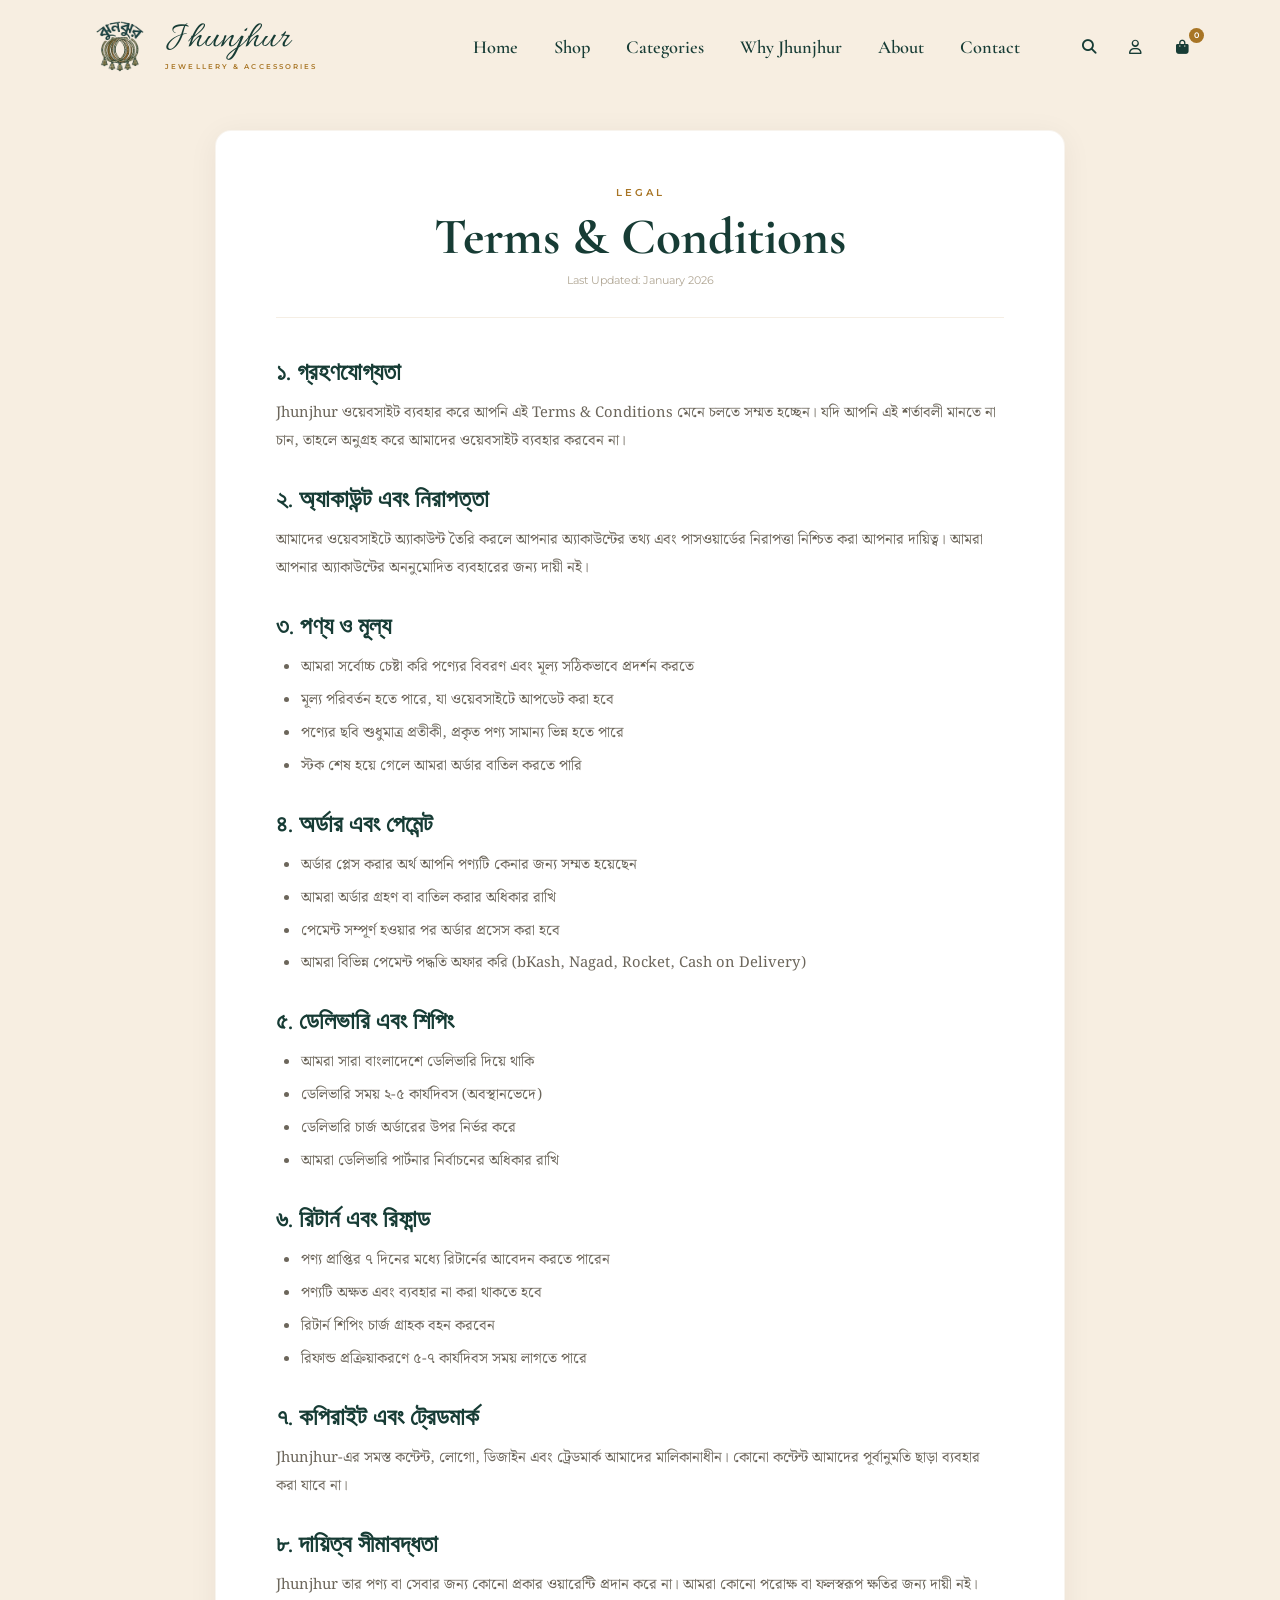
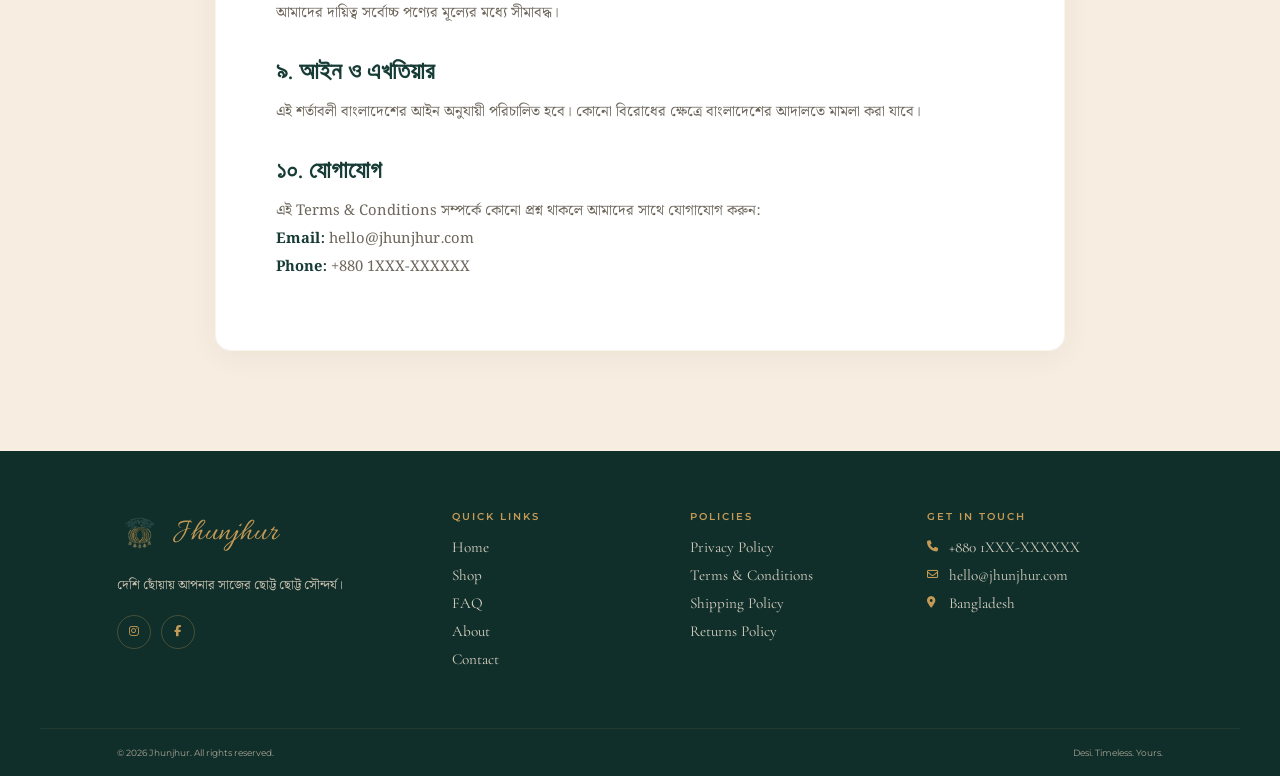
<file: terms.html>
<!DOCTYPE html>
<html lang="bn">
<head>
    <meta charset="UTF-8">
    <meta name="viewport" content="width=device-width, initial-scale=1.0">
    <title>Terms & Conditions — Jhunjhur</title>
    
    <link rel="preconnect" href="https://fonts.googleapis.com">
    <link rel="preconnect" href="https://fonts.gstatic.com" crossorigin>
    <link href="https://fonts.googleapis.com/css2?family=Allura&family=Cormorant+Garamond:wght@400;500;600;700&family=Galada&family=Montserrat:wght@400;500;600&family=Noto+Serif+Bengali:wght@400;500;600;700&display=swap" rel="stylesheet">
    <link rel="stylesheet" href="https://cdnjs.cloudflare.com/ajax/libs/font-awesome/6.5.2/css/all.min.css">
    <link rel="stylesheet" href="css/styles.css">
    
    <style>
        .legal-page {
            padding: 130px 6% 100px;
            background: var(--cream);
        }
        
        .legal-container {
            max-width: 850px;
            margin: 0 auto;
            background: white;
            padding: 55px 60px;
            border-radius: 16px;
            box-shadow: 0 5px 30px rgba(48, 38, 23, 0.06);
            border: 1px solid rgba(168, 117, 37, 0.08);
        }
        
        .legal-header {
            text-align: center;
            margin-bottom: 40px;
            padding-bottom: 30px;
            border-bottom: 1px solid rgba(168, 117, 37, 0.12);
        }
        
        .legal-header .section-kicker {
            display: block;
            margin-bottom: 8px;
        }
        
        .legal-header h1 {
            font-family: "Cormorant Garamond", serif;
            font-size: clamp(2.2rem, 4vw, 3.2rem);
            color: var(--green);
        }
        
        .legal-header .last-updated {
            font-size: 0.7rem;
            color: #b0a694;
            margin-top: 5px;
        }
        
        .legal-body h2 {
            font-family: "Cormorant Garamond", serif;
            font-size: 1.5rem;
            color: var(--green);
            margin: 30px 0 12px;
        }
        
        .legal-body h2:first-of-type {
            margin-top: 0;
        }
        
        .legal-body p {
            font-family: "Noto Serif Bengali", serif;
            font-size: 0.92rem;
            line-height: 1.9;
            color: #6c665b;
            margin-bottom: 14px;
        }
        
        .legal-body ul {
            margin: 8px 0 16px 25px;
            font-family: "Noto Serif Bengali", serif;
            font-size: 0.92rem;
            line-height: 1.9;
            color: #6c665b;
        }
        
        .legal-body ul li {
            margin-bottom: 5px;
        }
        
        .legal-body strong {
            color: var(--green);
        }
        
        @media (max-width: 768px) {
            .legal-page {
                padding: 110px 5% 80px;
            }
            
            .legal-container {
                padding: 30px 25px;
            }
        }
    </style>
</head>
<body>

<!-- NAVBAR (Same as index.html) -->
<header class="navbar" id="navbar">  
    <div class="navbar-inner">  
        <a href="index.html" class="brand" aria-label="Jhunjhur Home">  
            <img src="assets/jhunjhur-logo.png" alt="Jhunjhur logo" class="brand-logo">  
            <span class="brand-text">  
                <strong>Jhunjhur</strong>  
                <small>JEWELLERY & ACCESSORIES</small>  
            </span>  
        </a>  

        <nav class="nav-links" id="navLinks">  
            <a href="index.html">Home</a>  
            <a href="index.html#shop">Shop</a>  
            <a href="index.html#categories">Categories</a>  
            <a href="index.html#why-jhunjhur">Why Jhunjhur</a>  
            <a href="about.html">About</a>  
            <a href="index.html#contact">Contact</a>  

            <div class="mobile-nav-actions">  
                <button type="button" class="mobile-action-btn" id="mobileSearchBtn">  
                    <i class="fa-solid fa-magnifying-glass"></i>  
                    <span>Search</span>  
                </button>  
                <button type="button" class="mobile-action-btn" id="mobileAccountBtn">  
                    <i class="fa-regular fa-user"></i>  
                    <span>Account</span>  
                </button>  
                <button type="button" class="mobile-action-btn" id="mobileCartBtn">  
                    <i class="fa-solid fa-bag-shopping"></i>  
                    <span>Cart</span>  
                    <b id="mobileCartCount">0</b>  
                </button>  
                <button type="button" class="mobile-action-btn" id="mobileWishlistBtn">  
                    <i class="fa-regular fa-heart"></i>  
                    <span>Wishlist</span>  
                    <b id="mobileWishlistCount">0</b>  
                </button>  
            </div>  
        </nav>  

        <div class="nav-actions">  
            <button type="button" aria-label="Search" id="searchBtn">  
                <i class="fa-solid fa-magnifying-glass"></i>  
            </button>  
            <button type="button" aria-label="Account" id="accountBtn">  
                <i class="fa-regular fa-user"></i>  
            </button>  
            <button type="button" class="bag-btn" id="bagBtn" aria-label="Shopping bag">  
                <i class="fa-solid fa-bag-shopping"></i>  
                <span class="bag-count" id="bagCount">0</span>  
            </button>  
        </div>  

        <button class="menu-btn" id="menuBtn" type="button" aria-label="Open menu" aria-expanded="false">  
            <i class="fa-solid fa-bars"></i>  
        </button>  
    </div>  
</header>  

<div class="mobile-overlay" id="mobileOverlay"></div>

<!-- =========================================================
     TERMS & CONDITIONS CONTENT
========================================================= -->

<section class="legal-page">

    <div class="legal-container">

        <div class="legal-header">
            <span class="section-kicker">LEGAL</span>
            <h1>Terms & Conditions</h1>
            <p class="last-updated">Last Updated: January 2026</p>
        </div>

        <div class="legal-body">

            <h2>১. গ্রহণযোগ্যতা</h2>
            <p>
                Jhunjhur ওয়েবসাইট ব্যবহার করে আপনি এই Terms & Conditions মেনে চলতে সম্মত হচ্ছেন। যদি আপনি এই শর্তাবলী মানতে না চান, তাহলে অনুগ্রহ করে আমাদের ওয়েবসাইট ব্যবহার করবেন না।
            </p>

            <h2>২. অ্যাকাউন্ট এবং নিরাপত্তা</h2>
            <p>
                আমাদের ওয়েবসাইটে অ্যাকাউন্ট তৈরি করলে আপনার অ্যাকাউন্টের তথ্য এবং পাসওয়ার্ডের নিরাপত্তা নিশ্চিত করা আপনার দায়িত্ব। আমরা আপনার অ্যাকাউন্টের অননুমোদিত ব্যবহারের জন্য দায়ী নই।
            </p>

            <h2>৩. পণ্য ও মূল্য</h2>
            <ul>
                <li>আমরা সর্বোচ্চ চেষ্টা করি পণ্যের বিবরণ এবং মূল্য সঠিকভাবে প্রদর্শন করতে</li>
                <li>মূল্য পরিবর্তন হতে পারে, যা ওয়েবসাইটে আপডেট করা হবে</li>
                <li>পণ্যের ছবি শুধুমাত্র প্রতীকী, প্রকৃত পণ্য সামান্য ভিন্ন হতে পারে</li>
                <li>স্টক শেষ হয়ে গেলে আমরা অর্ডার বাতিল করতে পারি</li>
            </ul>

            <h2>৪. অর্ডার এবং পেমেন্ট</h2>
            <ul>
                <li>অর্ডার প্লেস করার অর্থ আপনি পণ্যটি কেনার জন্য সম্মত হয়েছেন</li>
                <li>আমরা অর্ডার গ্রহণ বা বাতিল করার অধিকার রাখি</li>
                <li>পেমেন্ট সম্পূর্ণ হওয়ার পর অর্ডার প্রসেস করা হবে</li>
                <li>আমরা বিভিন্ন পেমেন্ট পদ্ধতি অফার করি (bKash, Nagad, Rocket, Cash on Delivery)</li>
            </ul>

            <h2>৫. ডেলিভারি এবং শিপিং</h2>
            <ul>
                <li>আমরা সারা বাংলাদেশে ডেলিভারি দিয়ে থাকি</li>
                <li>ডেলিভারি সময় ২-৫ কার্যদিবস (অবস্থানভেদে)</li>
                <li>ডেলিভারি চার্জ অর্ডারের উপর নির্ভর করে</li>
                <li>আমরা ডেলিভারি পার্টনার নির্বাচনের অধিকার রাখি</li>
            </ul>

            <h2>৬. রিটার্ন এবং রিফান্ড</h2>
            <ul>
                <li>পণ্য প্রাপ্তির ৭ দিনের মধ্যে রিটার্নের আবেদন করতে পারেন</li>
                <li>পণ্যটি অক্ষত এবং ব্যবহার না করা থাকতে হবে</li>
                <li>রিটার্ন শিপিং চার্জ গ্রাহক বহন করবেন</li>
                <li>রিফান্ড প্রক্রিয়াকরণে ৫-৭ কার্যদিবস সময় লাগতে পারে</li>
            </ul>

            <h2>৭. কপিরাইট এবং ট্রেডমার্ক</h2>
            <p>
                Jhunjhur-এর সমস্ত কন্টেন্ট, লোগো, ডিজাইন এবং ট্রেডমার্ক আমাদের মালিকানাধীন। কোনো কন্টেন্ট আমাদের পূর্বানুমতি ছাড়া ব্যবহার করা যাবে না।
            </p>

            <h2>৮. দায়িত্ব সীমাবদ্ধতা</h2>
            <p>
                Jhunjhur তার পণ্য বা সেবার জন্য কোনো প্রকার ওয়ারেন্টি প্রদান করে না। আমরা কোনো পরোক্ষ বা ফলস্বরূপ ক্ষতির জন্য দায়ী নই। আমাদের দায়িত্ব সর্বোচ্চ পণ্যের মূল্যের মধ্যে সীমাবদ্ধ।
            </p>

            <h2>৯. আইন ও এখতিয়ার</h2>
            <p>
                এই শর্তাবলী বাংলাদেশের আইন অনুযায়ী পরিচালিত হবে। কোনো বিরোধের ক্ষেত্রে বাংলাদেশের আদালতে মামলা করা যাবে।
            </p>

            <h2>১০. যোগাযোগ</h2>
            <p>
                এই Terms & Conditions সম্পর্কে কোনো প্রশ্ন থাকলে আমাদের সাথে যোগাযোগ করুন:
                <br>
                <strong>Email:</strong> hello@jhunjhur.com
                <br>
                <strong>Phone:</strong> +880 1XXX-XXXXXX
            </p>

        </div>

    </div>

</section>

<!-- FOOTER (Same as index.html) -->
<footer class="site-footer" id="contact">

    <div class="footer-main">

        <div class="footer-brand">

            <a href="index.html" class="footer-logo">
                <img src="assets/jhunjhur-logo.png" alt="Jhunjhur">
                <span>Jhunjhur</span>
            </a>

            <p>দেশি ছোঁয়ায় আপনার সাজের ছোট্ট ছোট্ট সৌন্দর্য।</p>

            <div class="footer-socials">
                <a href="#" aria-label="Instagram"><i class="fa-brands fa-instagram"></i></a>
                <a href="#" aria-label="Facebook"><i class="fa-brands fa-facebook-f"></i></a>
            </div>

        </div>

        <div class="footer-column">
            <h3>QUICK LINKS</h3>
            <a href="index.html">Home</a>
            <a href="index.html#shop">Shop</a>
            <a href="faq.html">FAQ</a>
            <a href="about.html">About</a>
            <a href="index.html#contact">Contact</a>
        </div>

        <div class="footer-column">
            <h3>POLICIES</h3>
            <a href="privacy.html">Privacy Policy</a>
            <a href="terms.html">Terms & Conditions</a>
            <a href="shipping.html">Shipping Policy</a>
            <a href="returns.html">Returns Policy</a>
        </div>

        <div class="footer-column footer-contact">
            <h3>GET IN TOUCH</h3>
            <a href="tel:+8801000000000"><i class="fa-solid fa-phone"></i> +880 1XXX-XXXXXX</a>
            <a href="mailto:hello@jhunjhur.com"><i class="fa-regular fa-envelope"></i> hello@jhunjhur.com</a>
            <span><i class="fa-solid fa-location-dot"></i> Bangladesh</span>
        </div>

    </div>

    <div class="footer-bottom">
        <span>© 2026 Jhunjhur. All rights reserved.</span>
        <span>Desi. Timeless. Yours.</span>
    </div>

</footer>

<script src="js/script.js"></script>

</body>
</html>
</file>
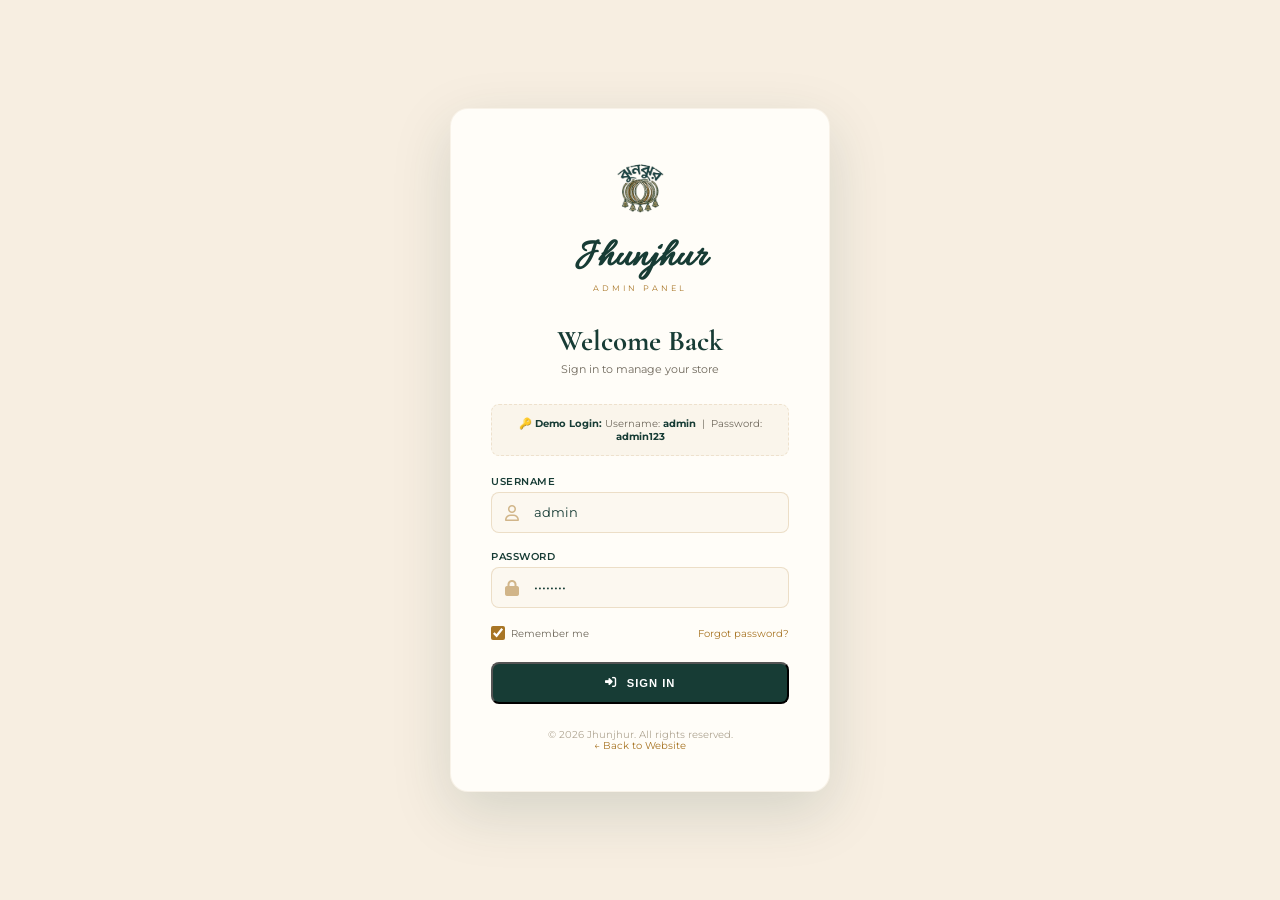
<file: admin/login.html>
<!DOCTYPE html>
<html lang="bn">
<head>
    <meta charset="UTF-8">
    <meta name="viewport" content="width=device-width, initial-scale=1.0">
    <title>Jhunjhur Admin — Login</title>
    
    <link rel="preconnect" href="https://fonts.googleapis.com">
    <link rel="preconnect" href="https://fonts.gstatic.com" crossorigin>
    <link href="https://fonts.googleapis.com/css2?family=Allura&family=Cormorant+Garamond:wght@400;500;600;700&family=Montserrat:wght@300;400;500;600;700&display=swap" rel="stylesheet">
    <link rel="stylesheet" href="https://cdnjs.cloudflare.com/ajax/libs/font-awesome/6.5.2/css/all.min.css">
    
    <style>
        * {
            margin: 0;
            padding: 0;
            box-sizing: border-box;
        }
        
        body {
            min-height: 100vh;
            display: flex;
            align-items: center;
            justify-content: center;
            background: var(--cream, #f7eee1);
            font-family: "Montserrat", sans-serif;
        }
        
        :root {
            --cream: #f7eee1;
            --cream-light: #fcf8f0;
            --green: #173c35;
            --gold: #a87525;
            --gold-light: #c59a56;
            --white: #fffdf8;
            --shadow: 0 20px 60px rgba(23, 60, 53, 0.15);
        }
        
        .login-container {
            width: 100%;
            max-width: 420px;
            padding: 20px;
        }
        
        .login-box {
            background: var(--white);
            padding: 45px 40px 40px;
            border-radius: 18px;
            box-shadow: var(--shadow);
            border: 1px solid rgba(168, 117, 37, 0.08);
        }
        
        .login-logo {
            text-align: center;
            margin-bottom: 30px;
        }
        
        .login-logo img {
            width: 70px;
            height: 70px;
            object-fit: contain;
        }
        
        .login-logo h1 {
            font-family: "Allura", cursive;
            font-size: 2.5rem;
            color: var(--green);
            margin-top: 5px;
        }
        
        .login-logo small {
            display: block;
            font-size: 0.5rem;
            letter-spacing: 3px;
            color: var(--gold);
            text-transform: uppercase;
        }
        
        .login-title {
            text-align: center;
            margin-bottom: 28px;
        }
        
        .login-title h2 {
            font-family: "Cormorant Garamond", serif;
            font-size: 1.8rem;
            color: var(--green);
        }
        
        .login-title p {
            font-size: 0.7rem;
            color: #70695d;
            margin-top: 4px;
        }
        
        .form-group {
            margin-bottom: 18px;
        }
        
        .form-group label {
            display: block;
            font-size: 0.6rem;
            font-weight: 600;
            color: var(--green);
            margin-bottom: 5px;
            text-transform: uppercase;
            letter-spacing: 0.5px;
        }
        
        .form-group input {
            width: 100%;
            padding: 12px 16px;
            border: 1px solid rgba(168, 117, 37, 0.2);
            border-radius: 8px;
            font-size: 0.8rem;
            color: var(--green);
            background: var(--cream-light);
            transition: border-color 0.25s ease, box-shadow 0.25s ease;
            font-family: "Montserrat", sans-serif;
        }
        
        .form-group input:focus {
            border-color: var(--gold);
            outline: none;
            box-shadow: 0 0 0 3px rgba(168, 117, 37, 0.1);
        }
        
        .form-group .input-icon {
            position: relative;
        }
        
        .form-group .input-icon i {
            position: absolute;
            left: 14px;
            top: 50%;
            transform: translateY(-50%);
            color: var(--gold);
            opacity: 0.5;
        }
        
        .form-group .input-icon input {
            padding-left: 42px;
        }
        
        .form-options {
            display: flex;
            align-items: center;
            justify-content: space-between;
            margin: 5px 0 22px;
        }
        
        .form-options label {
            font-size: 0.65rem;
            color: #70695d;
            display: flex;
            align-items: center;
            gap: 6px;
            cursor: pointer;
        }
        
        .form-options label input {
            accent-color: var(--gold);
            width: 14px;
            height: 14px;
        }
        
        .form-options a {
            font-size: 0.65rem;
            color: var(--gold);
            text-decoration: none;
            transition: color 0.25s ease;
        }
        
        .form-options a:hover {
            color: var(--gold-light);
        }
        
        .login-btn {
            width: 100%;
            padding: 13px;
            border-radius: 8px;
            background: var(--green);
            color: white;
            font-size: 0.7rem;
            font-weight: 600;
            letter-spacing: 1px;
            text-transform: uppercase;
            transition: all 0.25s ease;
            display: flex;
            align-items: center;
            justify-content: center;
            gap: 10px;
        }
        
        .login-btn:hover {
            background: var(--gold);
            transform: translateY(-2px);
            box-shadow: 0 8px 25px rgba(168, 117, 37, 0.3);
        }
        
        .login-btn:active {
            transform: translateY(0);
        }
        
        .login-error {
            background: rgba(231, 76, 60, 0.08);
            color: #e74c3c;
            padding: 10px 14px;
            border-radius: 6px;
            font-size: 0.7rem;
            margin-bottom: 15px;
            display: none;
            border-left: 3px solid #e74c3c;
        }
        
        .login-error.show {
            display: block;
        }
        
        .login-footer {
            text-align: center;
            margin-top: 25px;
            font-size: 0.6rem;
            color: #b0a694;
        }
        
        .login-footer a {
            color: var(--gold);
            text-decoration: none;
        }
        
        .login-footer a:hover {
            text-decoration: underline;
        }
        
        .demo-credentials {
            background: rgba(168, 117, 37, 0.06);
            border-radius: 8px;
            padding: 12px 16px;
            margin-bottom: 20px;
            font-size: 0.65rem;
            color: #70695d;
            border: 1px dashed rgba(168, 117, 37, 0.15);
            text-align: center;
        }
        
        .demo-credentials strong {
            color: var(--green);
        }
        
        @media (max-width: 480px) {
            .login-box {
                padding: 30px 22px 28px;
            }
            
            .login-logo h1 {
                font-size: 2rem;
            }
            
            .login-title h2 {
                font-size: 1.5rem;
            }
        }
    </style>
</head>
<body>

<div class="login-container">
    
    <div class="login-box">
        
        <!-- Logo -->
        <div class="login-logo">
            <img src="../assets/jhunjhur-logo.png" alt="Jhunjhur">
            <h1>Jhunjhur</h1>
            <small>Admin Panel</small>
        </div>
        
        <!-- Title -->
        <div class="login-title">
            <h2>Welcome Back</h2>
            <p>Sign in to manage your store</p>
        </div>
        
        <!-- Error Message -->
        <div class="login-error" id="loginError">
            <i class="fa-solid fa-circle-exclamation"></i>
            Invalid username or password. Please try again.
        </div>
        
        <!-- Demo Credentials -->
        <div class="demo-credentials">
            <strong>🔑 Demo Login:</strong> 
            Username: <strong>admin</strong> &nbsp;|&nbsp; Password: <strong>admin123</strong>
        </div>
        
        <!-- Login Form -->
        <form id="loginForm">
            <div class="form-group">
                <label>Username</label>
                <div class="input-icon">
                    <i class="fa-regular fa-user"></i>
                    <input type="text" id="username" placeholder="Enter username" value="admin" required>
                </div>
            </div>
            
            <div class="form-group">
                <label>Password</label>
                <div class="input-icon">
                    <i class="fa-solid fa-lock"></i>
                    <input type="password" id="password" placeholder="Enter password" value="admin123" required>
                </div>
            </div>
            
            <div class="form-options">
                <label>
                    <input type="checkbox" checked>
                    Remember me
                </label>
                <a href="#">Forgot password?</a>
            </div>
            
            <button type="submit" class="login-btn">
                <i class="fa-solid fa-right-to-bracket"></i>
                Sign In
            </button>
        </form>
        
        <!-- Footer -->
        <div class="login-footer">
            &copy; 2026 Jhunjhur. All rights reserved.<br>
            <a href="../index.html">← Back to Website</a>
        </div>
        
    </div>
    
</div>

<script>
document.getElementById('loginForm')?.addEventListener('submit', function(e) {
    e.preventDefault();
    
    const username = document.getElementById('username').value.trim();
    const password = document.getElementById('password').value.trim();
    const error = document.getElementById('loginError');
    
    // Demo credentials
    const validUsername = 'admin';
    const validPassword = 'admin123';
    
    if (username === validUsername && password === validPassword) {
        // Login success
        error.classList.remove('show');
        localStorage.setItem('jhunjhurAdmin', JSON.stringify({
            loggedIn: true,
            username: username,
            loginTime: new Date().toISOString()
        }));
        window.location.href = 'dashboard.html';
    } else {
        // Login failed
        error.classList.add('show');
        setTimeout(() => {
            error.classList.remove('show');
        }, 3000);
    }
});

// Enter key support
document.addEventListener('keydown', function(e) {
    if (e.key === 'Enter') {
        document.getElementById('loginForm')?.dispatchEvent(new Event('submit'));
    }
});
</script>

</body>
</html>
</file>
<file: css/styles.css>
/* =========================================================
   JHUNJHUR — Main Styles
   Location: css/styles.css
========================================================= */

:root {
    --cream: #f7eee1;
    --cream-light: #fcf8f0;
    --green: #173c35;
    --green-soft: #31564c;
    --gold: #a87525;
    --gold-light: #c59a56;
    --brown: #70563c;
    --white: #fffdf8;
    --shadow: 0 8px 30px rgba(48, 38, 23, 0.08);
    --radius: 12px;
    --transition: 0.3s ease;
}

/* ===== RESET ===== */
* {
    margin: 0;
    padding: 0;
    box-sizing: border-box;
}
html {
    scroll-behavior: smooth;
}
body {
    min-height: 100vh;
    background: var(--cream);
    color: var(--green);
    font-family: "Montserrat", sans-serif;
    overflow-x: hidden;
}
body.modal-open {
    overflow: hidden;
}
a {
    color: inherit;
    text-decoration: none;
}
button {
    border: none;
    outline: none;
    background: none;
    font: inherit;
    cursor: pointer;
}
img {
    max-width: 100%;
    display: block;
}

/* ===== NAVBAR ===== */
.navbar {
    position: fixed;
    top: 0;
    left: 0;
    width: 100%;
    height: 94px;
    z-index: 1000;
    transition: background .35s ease, box-shadow .35s ease, height .35s ease;
}
.navbar.scrolled {
    height: 78px;
    background: rgba(250, 244, 233, 0.92);
    backdrop-filter: blur(16px);
    -webkit-backdrop-filter: blur(16px);
    box-shadow: 0 8px 30px rgba(45, 35, 20, 0.08);
}
.navbar-inner {
    width: 100%;
    height: 100%;
    padding: 0 6.5%;
    display: flex;
    align-items: center;
    gap: 10px;
}
.brand {
    display: flex;
    align-items: center;
    gap: 10px;
    flex-shrink: 0;
}
.brand-logo {
    width: 72px;
    height: 72px;
    object-fit: contain;
    transition: transform .3s ease;
}
.brand:hover .brand-logo {
    transform: rotate(-3deg) scale(1.04);
}
.brand-text {
    display: flex;
    flex-direction: column;
    line-height: 1;
}
.brand-text strong {
    font-family: "Allura", cursive;
    font-size: 2.35rem;
    font-weight: 400;
    color: var(--green);
    line-height: .9;
}
.brand-text small {
    margin-top: 6px;
    font-size: .45rem;
    font-weight: 600;
    letter-spacing: 2.1px;
    color: var(--gold);
}

.nav-links {
    display: flex;
    align-items: center;
    gap: 36px;
    margin-left: auto;
    margin-right: 45px;
}
.nav-links a {
    position: relative;
    font-family: "Cormorant Garamond", serif;
    font-size: 1.15rem;
    font-weight: 600;
    color: var(--green);
    transition: color .3s ease;
}
.nav-links a::after {
    content: "";
    position: absolute;
    left: 0;
    bottom: -6px;
    width: 0;
    height: 2px;
    background: var(--gold);
    transition: width .3s ease;
}
.nav-links a:hover {
    color: var(--gold);
}
.nav-links a:hover::after {
    width: 100%;
}
.nav-links a.active {
    color: var(--gold);
}
.nav-links a.active::after {
    width: 100%;
}

.nav-actions {
    display: flex;
    align-items: center;
    gap: 19px;
    flex-shrink: 0;
}
.nav-actions button {
    position: relative;
    width: 28px;
    height: 28px;
    display: flex;
    align-items: center;
    justify-content: center;
    color: var(--green);
    font-size: .9rem;
    transition: color .3s ease, transform .3s ease;
}
.nav-actions button:hover {
    color: var(--gold);
    transform: translateY(-2px);
}
.bag-count {
    position: absolute;
    top: -5px;
    right: -7px;
    min-width: 15px;
    height: 15px;
    padding: 0 3px;
    border-radius: 50%;
    display: flex;
    align-items: center;
    justify-content: center;
    background: var(--gold);
    color: #fff;
    font-size: .48rem;
    font-weight: 600;
}

.menu-btn {
    display: none;
    width: 38px;
    height: 38px;
    align-items: center;
    justify-content: center;
    color: var(--green);
    font-size: 1.2rem;
    margin-left: auto;
    flex-shrink: 0;
}

.mobile-nav-actions {
    display: none;
}

/* ===== DESKTOP NAVBAR (≥1025px) ===== */
@media (min-width: 1025px) {
    .menu-btn {
        display: none !important;
    }
    .nav-links {
        display: flex !important;
        position: static !important;
        background: none !important;
        box-shadow: none !important;
        backdrop-filter: none !important;
        padding: 0 !important;
        border-radius: 0 !important;
        flex-direction: row !important;
        gap: 36px !important;
        width: auto !important;
        margin-left: auto !important;
        margin-right: 45px !important;
    }
    .mobile-nav-actions {
        display: none !important;
    }
    .nav-actions {
        display: flex !important;
    }
    .mobile-overlay {
        display: none !important;
    }
}

/* ===== TABLET + MOBILE NAVBAR (≤1024px) ===== */
@media (max-width: 1024px) {
    .navbar {
        height: 78px;
    }
    .navbar.scrolled {
        height: 70px;
    }
    .navbar-inner {
        padding: 0 5%;
    }
    .brand-logo {
        width: 48px;
        height: 48px;
    }
    .brand-text strong {
        font-size: 1.9rem;
    }
    .brand-text small {
        font-size: .37rem;
        letter-spacing: 1.6px;
    }
    .nav-actions {
        display: none;
    }
    .menu-btn {
        display: flex;
    }
    .nav-links {
        display: none;
        position: absolute;
        top: 78px;
        left: 5%;
        right: 5%;
        margin: 0;
        padding: 24px;
        flex-direction: column;
        align-items: center;
        gap: 20px;
        background: rgba(250, 243, 232, 0.97);
        border-radius: 16px;
        box-shadow: 0 18px 40px rgba(40, 30, 18, 0.12);
        backdrop-filter: blur(15px);
        -webkit-backdrop-filter: blur(15px);
        z-index: 999;
    }
    .nav-links.active {
        display: flex;
    }
    .mobile-nav-actions {
        display: grid;
        grid-template-columns: repeat(2, 1fr);
        gap: 8px;
        margin-top: 8px;
        padding-top: 15px;
        border-top: 1px solid rgba(168, 117, 37, 0.15);
        width: 100%;
    }
    .nav-links.active .mobile-nav-actions {
        display: grid;
    }
    .mobile-action-btn {
        min-height: 42px;
        display: flex;
        align-items: center;
        justify-content: center;
        gap: 8px;
        border: 1px solid rgba(168, 117, 37, 0.12);
        border-radius: 8px;
        background: rgba(255, 253, 248, 0.65);
        color: var(--green);
        font-size: .62rem;
        transition: background .2s ease, color .2s ease;
    }
    .mobile-action-btn:hover {
        background: var(--gold);
        color: #fff;
    }
    .mobile-action-btn b {
        min-width: 16px;
        height: 16px;
        display: flex;
        align-items: center;
        justify-content: center;
        border-radius: 50%;
        background: var(--gold);
        color: #fff;
        font-size: .46rem;
    }
    .mobile-overlay {
        position: fixed;
        inset: 0;
        z-index: 998;
        background: rgba(23, 30, 26, 0.5);
        backdrop-filter: blur(4px);
        -webkit-backdrop-filter: blur(4px);
        opacity: 0;
        visibility: hidden;
        transition: opacity .3s ease, visibility .3s ease;
    }
    .mobile-overlay.active {
        opacity: 1;
        visibility: visible;
    }
}

/* ===== HERO ===== */
.hero {
    position: relative;
    min-height: 820px;
    width: 100%;
    overflow: hidden;
    display: flex;
    align-items: center;
    padding: 130px 7% 170px;
}
.hero-image {
    position: absolute;
    inset: 0;
    width: 100%;
    height: 100%;
    object-fit: cover;
    object-position: center;
    z-index: 0;
    transform: scale(1.035);
    will-change: transform;
}
.hero-overlay {
    position: absolute;
    inset: 0;
    z-index: 1;
    background: linear-gradient(90deg, rgba(248, 239, 226, .96) 0%, rgba(248, 239, 226, .86) 27%, rgba(248, 239, 226, .45) 49%, rgba(248, 239, 226, .08) 76%, rgba(248, 239, 226, .02) 100%);
    pointer-events: none;
}
.hero-content {
    position: relative;
    z-index: 3;
    width: 47%;
    max-width: 580px;
    margin-top: 15px;
}
.hero-label {
    display: flex;
    align-items: center;
    gap: 13px;
    margin-bottom: 27px;
    color: var(--green);
    font-size: .62rem;
    font-weight: 600;
    letter-spacing: 3px;
    white-space: nowrap;
    opacity: 0;
    animation: fadeUp .8s ease forwards;
    animation-delay: .1s;
}
.label-line {
    width: 72px;
    height: 1px;
    background: rgba(168, 117, 37, 0.55);
    position: relative;
}
.label-line::after {
    content: "✦";
    position: absolute;
    top: 50%;
    left: 50%;
    transform: translate(-50%, -56%);
    color: var(--gold);
    background: #f5ead9;
    padding: 0 5px;
    font-size: .55rem;
}
.hero-title {
    display: flex;
    flex-direction: column;
    color: var(--green);
    opacity: 0;
    animation: fadeUp .9s ease forwards;
    animation-delay: .2s;
}
.title-normal {
    font-family: "Noto Serif Bengali", serif;
    font-size: clamp(3.4rem, 5vw, 5.4rem);
    font-weight: 600;
    line-height: .95;
    letter-spacing: -1px;
}
.title-script {
    margin-top: -3px;
    font-family: "Galada", cursive;
    font-size: clamp(4.5rem, 7vw, 7rem);
    font-weight: 400;
    line-height: 1;
    color: var(--gold);
    transform: rotate(-2deg);
    transform-origin: left center;
}
.hero-description {
    max-width: 390px;
    margin-top: 25px;
    font-family: "Noto Serif Bengali", serif;
    font-size: 1.12rem;
    line-height: 1.8;
    color: #4c514a;
    opacity: 0;
    animation: fadeUp .9s ease forwards;
    animation-delay: .38s;
}
.shop-btn {
    display: inline-flex;
    align-items: center;
    gap: 20px;
    margin-top: 28px;
    padding: 14px 25px;
    border-radius: 4px;
    background: var(--green);
    color: #fff;
    font-size: .68rem;
    font-weight: 600;
    letter-spacing: 2px;
    text-transform: uppercase;
    opacity: 0;
    animation: fadeUp .9s ease forwards;
    animation-delay: .52s;
    transition: background .3s ease, transform .3s ease, box-shadow .3s ease;
}
.shop-btn i {
    font-size: .7rem;
    transition: transform .3s ease;
}
.shop-btn:hover {
    background: var(--gold);
    transform: translateY(-3px);
    box-shadow: 0 12px 28px rgba(23, 60, 53, 0.18);
}
.shop-btn:hover i {
    transform: translateX(5px);
}

.feature-bar {
    position: absolute;
    left: 2.2%;
    right: 2.2%;
    bottom: 24px;
    min-height: 116px;
    z-index: 5;
    padding: 20px 30px;
    display: grid;
    grid-template-columns: 1fr 1px 1fr 1px 1fr 1px 1fr;
    align-items: center;
    gap: 20px;
    background: rgba(255, 253, 248, 0.94);
    border-radius: 18px;
    box-shadow: 0 15px 45px rgba(48, 38, 23, 0.12);
    backdrop-filter: blur(10px);
    -webkit-backdrop-filter: blur(10px);
}
.feature-item {
    display: flex;
    align-items: center;
    justify-content: center;
    gap: 14px;
    min-width: 0;
}
.feature-icon {
    width: 38px;
    height: 38px;
    flex-shrink: 0;
    display: flex;
    align-items: center;
    justify-content: center;
    color: var(--gold);
    font-size: 1.15rem;
}
.feature-text {
    display: flex;
    flex-direction: column;
    gap: 5px;
}
.feature-text strong {
    font-size: .65rem;
    font-weight: 600;
    letter-spacing: 2px;
    color: var(--green);
}
.feature-text span {
    font-family: "Noto Serif Bengali", serif;
    font-size: .75rem;
    line-height: 1.4;
    color: #615b50;
}
.feature-divider {
    width: 1px;
    height: 58px;
    background: rgba(168, 117, 37, 0.28);
}

/* ===== SHOP ===== */
.shop-section {
    position: relative;
    padding: 110px 6% 120px;
    background-image: url("../assets/home-bg.png");
    background-size: cover;
    background-position: center;
    background-attachment: fixed;
}
.shop-section::before {
    content: "";
    position: absolute;
    inset: 0;
    background: rgba(247, 238, 225, 0.52);
    z-index: 0;
}
.shop-heading {
    position: relative;
    z-index: 1;
    max-width: 700px;
    margin: 0 auto 55px;
    text-align: center;
}
.section-kicker {
    display: block;
    margin-bottom: 13px;
    font-size: .62rem;
    font-weight: 600;
    letter-spacing: 3px;
    color: var(--gold);
}
.shop-heading h2 {
    font-family: "Noto Serif Bengali", serif;
    font-size: clamp(2rem, 4vw, 3.3rem);
    font-weight: 600;
    line-height: 1.25;
    color: var(--green);
}
.shop-heading h2 span {
    display: block;
    font-family: "Galada", cursive;
    font-size: 1.25em;
    font-weight: 400;
    color: var(--gold);
}
.shop-heading p {
    margin-top: 14px;
    font-family: "Noto Serif Bengali", serif;
    font-size: .95rem;
    color: #6c665b;
}

.category-bar {
    position: relative;
    z-index: 1;
    max-width: 1400px;
    margin: 0 auto 65px;
    padding: 18px 22px;
    display: grid;
    grid-template-columns: repeat(7, 1fr);
    align-items: stretch;
    background: rgba(255, 253, 248, 0.94);
    border: 1px solid rgba(168, 117, 37, 0.12);
    border-radius: 20px;
    box-shadow: 0 15px 45px rgba(48, 38, 23, 0.08);
    backdrop-filter: blur(12px);
    -webkit-backdrop-filter: blur(12px);
    overflow-x: auto;
}
.category-tab {
    position: relative;
    min-height: 105px;
    padding: 10px 15px;
    display: flex;
    flex-direction: column;
    align-items: center;
    justify-content: center;
    gap: 8px;
    color: #51483c;
    cursor: pointer;
    border-right: 1px solid rgba(168, 117, 37, 0.18);
    transition: color .3s ease, background .3s ease, transform .3s ease;
    flex-shrink: 0;
}
.category-tab:last-child {
    border-right: none;
}
.category-tab img {
    width: 53px;
    height: 53px;
    object-fit: contain;
    opacity: .75;
    transition: transform .3s ease, opacity .3s ease;
}
.category-tab span {
    font-family: "Cormorant Garamond", serif;
    font-size: 1.05rem;
    font-weight: 600;
    white-space: nowrap;
}
.category-tab:hover {
    color: var(--gold);
}
.category-tab:hover img {
    opacity: 1;
    transform: translateY(-4px);
}
.category-tab.active {
    color: var(--gold);
}
.category-tab.active::after {
    content: "";
    position: absolute;
    left: 22%;
    right: 22%;
    bottom: 0;
    height: 2px;
    background: var(--gold);
    border-radius: 10px;
}
.category-tab.active img {
    opacity: 1;
    transform: translateY(-3px);
}

.products-wrapper {
    position: relative;
    z-index: 1;
    max-width: 1400px;
    margin: 0 auto;
}
.products-top {
    margin-bottom: 30px;
    display: flex;
    align-items: flex-end;
    justify-content: space-between;
    flex-wrap: wrap;
    gap: 10px;
}
.products-kicker {
    display: block;
    margin-bottom: 6px;
    font-size: .58rem;
    font-weight: 600;
    letter-spacing: 2.5px;
    color: var(--gold);
}
.products-top h3 {
    font-family: "Cormorant Garamond", serif;
    font-size: 2.5rem;
    font-weight: 600;
    color: var(--green);
}
.products-top p {
    margin-top: 2px;
    font-family: "Noto Serif Bengali", serif;
    font-size: .85rem;
    color: #70695d;
}
.product-count {
    font-size: .7rem;
    font-weight: 600;
    letter-spacing: 1px;
    color: #8c806d;
    padding-top: 10px;
}

.product-grid {
    display: grid;
    grid-template-columns: repeat(4, 1fr);
    gap: 22px;
}
.product-card {
    overflow: hidden;
    background: #fffaf2;
    border: 1px solid rgba(168, 117, 37, 0.12);
    border-radius: 10px;
    box-shadow: 0 8px 25px rgba(48, 38, 23, 0.06);
    transition: transform .35s ease, box-shadow .35s ease;
    animation: productReveal .45s ease both;
    cursor: pointer;
}
.product-card:hover {
    transform: translateY(-6px);
    box-shadow: 0 18px 40px rgba(48, 38, 23, 0.12);
}
.product-image {
    position: relative;
    width: 100%;
    aspect-ratio: 1/1;
    overflow: hidden;
    background: #eee2d0;
}
.product-image img {
    width: 100%;
    height: 100%;
    display: block;
    object-fit: cover;
    transition: transform .5s ease;
}
.product-card:hover .product-image img {
    transform: scale(1.05);
}
.wishlist-btn {
    position: absolute;
    top: 13px;
    right: 13px;
    width: 36px;
    height: 36px;
    display: flex;
    align-items: center;
    justify-content: center;
    border-radius: 50%;
    background: rgba(255, 250, 242, 0.9);
    color: var(--gold);
    box-shadow: 0 5px 15px rgba(0, 0, 0, 0.08);
    transition: transform .3s ease, background .3s ease, color .3s ease;
    z-index: 2;
}
.wishlist-btn:hover {
    transform: scale(1.08);
    background: var(--gold);
    color: #fff;
}
.wishlist-btn.active {
    background: var(--gold);
    color: #fff;
}
.product-info {
    padding: 17px 18px 19px;
}
.product-category {
    font-size: .5rem;
    font-weight: 600;
    letter-spacing: 2px;
    color: var(--gold);
}
.product-info h4 {
    margin-top: 6px;
    font-family: "Cormorant Garamond", serif;
    font-size: 1.2rem;
    font-weight: 600;
    color: var(--green);
}
.product-info strong {
    display: block;
    margin-top: 8px;
    font-size: .8rem;
    font-weight: 600;
    color: #8a5d1e;
}

/* ===== PAGINATION ===== */
.pagination {
    display: flex;
    flex-wrap: wrap;
    gap: 6px;
    justify-content: center;
    margin-top: 35px;
    z-index: 1;
    position: relative;
}
.pagination button {
    padding: 8px 14px;
    border: 1px solid rgba(168, 117, 37, 0.2);
    border-radius: 6px;
    background: var(--white);
    color: var(--green);
    font-size: .7rem;
    font-weight: 500;
    transition: all .25s ease;
    min-width: 38px;
}
.pagination button:hover:not(:disabled):not(.active) {
    border-color: var(--gold);
    color: var(--gold);
}
.pagination button.active {
    background: var(--gold);
    color: #fff;
    border-color: var(--gold);
}
.pagination button:disabled {
    opacity: .3;
    cursor: not-allowed;
}

/* ===== ANIMATIONS ===== */
@keyframes fadeUp {
    from {
        opacity: 0;
        transform: translateY(22px);
    }
    to {
        opacity: 1;
        transform: translateY(0);
    }
}
@keyframes productReveal {
    from {
        opacity: 0;
        transform: translateY(12px);
    }
    to {
        opacity: 1;
        transform: translateY(0);
    }
}

/* ===== TOAST ===== */
.toast-container {
    position: fixed;
    top: 110px;
    right: 25px;
    z-index: 9999;
    display: flex;
    flex-direction: column;
    gap: 10px;
    max-width: 360px;
    width: 100%;
    pointer-events: none;
}
.toast {
    padding: 14px 18px;
    background: #fff;
    border-radius: 10px;
    box-shadow: 0 10px 35px rgba(0, 0, 0, 0.12);
    border-left: 4px solid var(--gold);
    display: flex;
    align-items: center;
    gap: 12px;
    animation: slideInRight .4s ease, fadeOut .4s ease 2.2s forwards;
    pointer-events: auto;
}
.toast-success {
    border-left-color: #2e7d32;
}
.toast-success i {
    color: #2e7d32;
}
.toast-error {
    border-left-color: #c62828;
}
.toast-error i {
    color: #c62828;
}
.toast i {
    font-size: 1.1rem;
}
.toast-content {
    flex: 1;
}
.toast-content strong {
    display: block;
    font-size: .75rem;
    color: var(--green);
}
.toast-content span {
    font-size: .6rem;
    color: #70695d;
}
@keyframes slideInRight {
    from {
        opacity: 0;
        transform: translateX(50px);
    }
    to {
        opacity: 1;
        transform: translateX(0);
    }
}
@keyframes fadeOut {
    to {
        opacity: 0;
        transform: translateX(30px);
    }
}

/* ===== RESPONSIVE ===== */
@media (max-width: 1024px) {
    .hero {
        min-height: 760px;
        padding: 115px 7% 180px;
        align-items: flex-start;
    }
    .hero-image {
        object-position: 65% center;
        transform: scale(1.04);
    }
    .hero-overlay {
        background: linear-gradient(180deg, rgba(248, 239, 226, .88) 0%, rgba(248, 239, 226, .68) 35%, rgba(248, 239, 226, .32) 65%, rgba(248, 239, 226, .78) 100%);
    }
    .hero-content {
        width: 100%;
        max-width: 480px;
        margin-top: 25px;
    }
    .hero-label {
        font-size: .52rem;
        letter-spacing: 2px;
        gap: 9px;
    }
    .label-line {
        width: 42px;
    }
    .title-normal {
        font-size: clamp(3rem, 12vw, 4.2rem);
    }
    .title-script {
        font-size: clamp(4rem, 17vw, 5.8rem);
    }
    .hero-description {
        max-width: 300px;
        margin-top: 18px;
        font-size: 1rem;
        line-height: 1.75;
    }
    .shop-btn {
        margin-top: 23px;
        padding: 13px 22px;
        font-size: .62rem;
    }
    .feature-bar {
        left: 5%;
        right: 5%;
        bottom: 18px;
        min-height: auto;
        padding: 18px 15px;
        display: grid;
        grid-template-columns: 1fr 1fr;
        gap: 18px;
        border-radius: 16px;
    }
    .feature-divider {
        display: none;
    }
    .feature-item {
        justify-content: flex-start;
        gap: 9px;
    }
    .feature-icon {
        width: 30px;
        height: 30px;
        font-size: .9rem;
    }
    .feature-text strong {
        font-size: .52rem;
        letter-spacing: 1.4px;
    }
    .feature-text span {
        font-size: .64rem;
    }
    .shop-section {
        padding: 75px 5% 85px;
        background-attachment: scroll;
    }
    .shop-heading {
        margin-bottom: 35px;
    }
    .shop-heading h2 {
        font-size: 2rem;
    }
    .shop-heading p {
        font-size: .82rem;
    }
    .category-bar {
        display: flex;
        overflow-x: auto;
        margin-left: -1%;
        margin-right: -1%;
        padding: 12px;
        gap: 5px;
        border-radius: 16px;
        scrollbar-width: none;
        grid-template-columns: none;
    }
    .category-bar::-webkit-scrollbar {
        display: none;
    }
    .category-tab {
        min-width: 100px;
        min-height: 90px;
        padding: 8px 12px;
        border-right: none;
        border-radius: 12px;
    }
    .category-tab img {
        width: 42px;
        height: 42px;
    }
    .category-tab span {
        font-size: .9rem;
    }
    .category-tab.active::after {
        left: 20px;
        right: 20px;
        bottom: 4px;
    }
    .products-top {
        align-items: flex-start;
    }
    .products-top h3 {
        font-size: 2rem;
    }
    .product-count {
        padding-top: 22px;
        font-size: .58rem;
    }
    .product-grid {
        grid-template-columns: repeat(2, 1fr);
        gap: 13px;
    }
    .product-info {
        padding: 13px;
    }
    .product-info h4 {
        font-size: 1rem;
    }
    .product-info strong {
        font-size: .72rem;
    }
    .wishlist-btn {
        width: 32px;
        height: 32px;
        top: 9px;
        right: 9px;
    }
    .toast-container {
        top: 85px;
        right: 15px;
        left: 15px;
        max-width: 100%;
    }
}

@media (max-width: 480px) {
    .brand-logo {
        width: 43px;
        height: 43px;
    }
    .brand-text strong {
        font-size: 1.7rem;
    }
    .brand-text small {
        display: none;
    }
    .hero {
        min-height: 730px;
        padding: 105px 6% 175px;
    }
    .hero-image {
        object-position: 68% center;
    }
    .hero-label {
        margin-bottom: 22px;
    }
    .title-normal {
        font-size: 2.85rem;
    }
    .title-script {
        font-size: 4.1rem;
        margin-top: 2px;
    }
    .hero-description {
        max-width: 270px;
        font-size: .95rem;
    }
    .feature-bar {
        left: 4%;
        right: 4%;
        padding: 15px 12px;
        gap: 14px;
    }
    .feature-item {
        gap: 6px;
    }
    .feature-icon {
        width: 26px;
        height: 26px;
        font-size: .75rem;
    }
    .feature-text strong {
        font-size: .47rem;
        letter-spacing: 1px;
    }
    .feature-text span {
        font-size: .58rem;
    }
    .shop-section {
        padding-left: 4%;
        padding-right: 4%;
    }
    .category-tab {
        min-width: 90px;
    }
    .category-tab img {
        width: 38px;
        height: 38px;
    }
    .category-tab span {
        font-size: .82rem;
    }
    .products-top h3 {
        font-size: 1.75rem;
    }
    .products-top p {
        font-size: .72rem;
    }
    .product-grid {
        grid-template-columns: 1fr 1fr;
        gap: 10px;
    }
}

/* ===== REDUCED MOTION ===== */
@media (prefers-reduced-motion: reduce) {
    html {
        scroll-behavior: auto;
    }
    *,
    *::before,
    *::after {
        animation-duration: .01ms !important;
        transition-duration: .01ms !important;
    }
}

/* ===== MODALS ===== */
.product-modal-overlay,
.order-overlay {
    position: fixed;
    inset: 0;
    z-index: 3000;
    display: flex;
    align-items: center;
    justify-content: center;
    padding: 25px;
    background: rgba(23, 30, 26, 0.58);
    backdrop-filter: blur(8px);
    -webkit-backdrop-filter: blur(8px);
    opacity: 0;
    visibility: hidden;
    transition: opacity .3s ease, visibility .3s ease;
}
.product-modal-overlay.active,
.order-overlay.active {
    opacity: 1;
    visibility: visible;
}

.product-modal {
    position: relative;
    width: min(900px, 100%);
    max-height: 90vh;
    display: grid;
    grid-template-columns: 1fr 1fr;
    overflow: hidden;
    background: var(--cream-light);
    border: 1px solid rgba(168, 117, 37, 0.2);
    border-radius: 20px;
    box-shadow: 0 30px 90px rgba(20, 20, 15, 0.25);
    transform: translateY(20px) scale(0.97);
    transition: transform .3s ease;
}
.product-modal-overlay.active .product-modal {
    transform: translateY(0) scale(1);
}

.modal-close {
    position: absolute;
    top: 15px;
    right: 15px;
    z-index: 10;
    width: 38px;
    height: 38px;
    display: flex;
    align-items: center;
    justify-content: center;
    border-radius: 50%;
    background: rgba(255, 253, 248, 0.9);
    color: var(--green);
    box-shadow: 0 5px 20px rgba(0, 0, 0, 0.08);
    transition: background .25s ease, color .25s ease, transform .25s ease;
}
.modal-close:hover {
    background: var(--gold);
    color: #fff;
    transform: rotate(5deg);
}

.modal-product-image {
    position: relative;
    min-height: 540px;
    background: #eee2d0;
}
.modal-product-image img {
    width: 100%;
    height: 100%;
    display: block;
    object-fit: cover;
}

.modal-wishlist-btn {
    position: absolute;
    right: 20px;
    bottom: 20px;
    width: 44px;
    height: 44px;
    display: flex;
    align-items: center;
    justify-content: center;
    border-radius: 50%;
    background: rgba(255, 253, 248, 0.94);
    color: var(--gold);
    box-shadow: 0 8px 25px rgba(0, 0, 0, 0.12);
    transition: transform .25s ease, background .25s ease, color .25s ease;
}
.modal-wishlist-btn:hover {
    transform: scale(1.08);
}
.modal-wishlist-btn.active {
    background: var(--gold);
    color: #fff;
}

.modal-product-info {
    padding: 55px 45px 40px;
    overflow-y: auto;
    display: flex;
    flex-direction: column;
}

.modal-category {
    font-size: .58rem;
    font-weight: 600;
    letter-spacing: 2.5px;
    color: var(--gold);
}

.modal-product-info h2 {
    margin-top: 8px;
    font-family: "Cormorant Garamond", serif;
    font-size: 2.45rem;
    line-height: 1.05;
    font-weight: 600;
    color: var(--green);
}

.modal-price {
    display: block;
    margin-top: 13px;
    font-size: 1.05rem;
    font-weight: 600;
    color: #8a5d1e;
}

.modal-description {
    margin-top: 20px;
    font-family: "Noto Serif Bengali", serif;
    font-size: .9rem;
    line-height: 1.8;
    color: #655e52;
}

.modal-size-section {
    margin-top: 27px;
}

.modal-option-heading,
.modal-quantity-section {
    display: flex;
    align-items: center;
    justify-content: space-between;
}

.modal-option-heading strong,
.modal-quantity-section>strong {
    font-size: .68rem;
    letter-spacing: 1px;
    color: var(--green);
}

#selectedSizeText {
    font-size: .65rem;
    color: #8b806e;
}

.size-options {
    display: flex;
    flex-wrap: wrap;
    gap: 8px;
    margin-top: 12px;
}

.size-btn {
    min-width: 54px;
    padding: 9px 13px;
    border: 1px solid rgba(168, 117, 37, 0.25);
    border-radius: 5px;
    background: transparent;
    font-size: .65rem;
    color: var(--green);
    transition: background .25s ease, color .25s ease, border .25s ease;
}
.size-btn:hover,
.size-btn.active {
    background: var(--gold);
    border-color: var(--gold);
    color: #fff;
}

.modal-quantity-section {
    margin-top: 25px;
}

.quantity-control {
    display: flex;
    align-items: center;
    height: 38px;
    border: 1px solid rgba(168, 117, 37, 0.25);
    border-radius: 5px;
    overflow: hidden;
}
.quantity-control button {
    width: 38px;
    height: 100%;
    color: var(--green);
    transition: background .2s ease, color .2s ease;
}
.quantity-control button:hover {
    background: var(--gold);
    color: #fff;
}
.quantity-control span {
    width: 38px;
    text-align: center;
    font-size: .72rem;
    font-weight: 600;
    color: var(--green);
}

.modal-add-cart {
    width: 100%;
    margin-top: 28px;
    min-height: 50px;
    display: flex;
    align-items: center;
    justify-content: center;
    gap: 12px;
    border-radius: 5px;
    background: var(--green);
    color: #fff;
    font-size: .67rem;
    font-weight: 600;
    letter-spacing: 1.5px;
    text-transform: uppercase;
    transition: background .25s ease, transform .25s ease;
}
.modal-add-cart:hover {
    background: var(--gold);
    transform: translateY(-2px);
}

/* ===== SEARCH MODAL ===== */
.search-modal-overlay {
    position: fixed;
    inset: 0;
    z-index: 3000;
    display: flex;
    align-items: center;
    justify-content: center;
    padding: 25px;
    background: rgba(23, 30, 26, 0.58);
    backdrop-filter: blur(8px);
    -webkit-backdrop-filter: blur(8px);
    opacity: 0;
    visibility: hidden;
    transition: opacity .3s ease, visibility .3s ease;
}
.search-modal-overlay.active {
    opacity: 1;
    visibility: visible;
}

.search-modal {
    position: relative;
    width: min(600px, 100%);
    max-height: 85vh;
    overflow-y: auto;
    padding: 50px 40px 35px;
    background: var(--cream-light);
    border-radius: 18px;
    box-shadow: 0 30px 80px rgba(30, 25, 18, 0.25);
    transform: translateY(20px) scale(0.97);
    transition: transform .3s ease;
}
.search-modal-overlay.active .search-modal {
    transform: translateY(0) scale(1);
}

.search-modal-content {
    text-align: center;
}
.search-icon-wrap {
    display: inline-flex;
    align-items: center;
    justify-content: center;
    width: 60px;
    height: 60px;
    border-radius: 50%;
    background: rgba(168, 117, 37, 0.1);
    color: var(--gold);
    font-size: 1.5rem;
    margin-bottom: 18px;
}
.search-modal-content h2 {
    font-family: "Cormorant Garamond", serif;
    font-size: 2.2rem;
    color: var(--green);
    margin-bottom: 5px;
}
.search-modal-content p {
    font-family: "Noto Serif Bengali", serif;
    font-size: .8rem;
    color: #70695d;
    margin-bottom: 25px;
}

.search-input-wrap {
    display: flex;
    align-items: center;
    gap: 12px;
    padding: 13px 16px;
    border: 2px solid rgba(168, 117, 37, 0.25);
    border-radius: 8px;
    background: #fff;
    transition: border-color .3s ease;
}
.search-input-wrap:focus-within {
    border-color: var(--gold);
}
.search-input-wrap i {
    color: var(--gold);
    font-size: .9rem;
}
.search-input-wrap input {
    width: 100%;
    border: none;
    outline: none;
    background: transparent;
    color: var(--green);
    font-size: .9rem;
}
.search-input-wrap input::placeholder {
    color: #b0a694;
}

.search-results {
    margin-top: 20px;
    max-height: 300px;
    overflow-y: auto;
    text-align: left;
}
.search-result-item {
    display: flex;
    align-items: center;
    gap: 14px;
    padding: 12px;
    border-radius: 8px;
    background: rgba(247, 238, 225, 0.6);
    cursor: pointer;
    transition: background .25s ease, transform .2s ease;
}
.search-result-item:hover {
    background: rgba(197, 154, 86, 0.15);
    transform: translateX(5px);
}
.search-result-item img {
    width: 55px;
    height: 55px;
    object-fit: cover;
    border-radius: 6px;
}
.search-result-info {
    flex: 1;
}
.search-result-info strong {
    display: block;
    font-family: "Cormorant Garamond", serif;
    font-size: 1rem;
    color: var(--green);
}
.search-result-info span {
    font-size: .7rem;
    color: var(--gold);
}

.search-empty {
    padding: 40px 20px;
    color: #b0a694;
}
.search-empty i {
    font-size: 2rem;
    display: block;
    margin-bottom: 10px;
}
.search-empty p {
    font-size: .8rem;
    margin: 0;
}

/* ===== ACCOUNT MODAL ===== */
.account-modal-overlay {
    position: fixed;
    inset: 0;
    z-index: 3000;
    display: flex;
    align-items: center;
    justify-content: center;
    padding: 25px;
    background: rgba(23, 30, 26, 0.58);
    backdrop-filter: blur(8px);
    -webkit-backdrop-filter: blur(8px);
    opacity: 0;
    visibility: hidden;
    transition: opacity .3s ease, visibility .3s ease;
}
.account-modal-overlay.active {
    opacity: 1;
    visibility: visible;
}

.account-modal {
    position: relative;
    width: min(440px, 100%);
    padding: 50px 35px 35px;
    background: var(--cream-light);
    border-radius: 18px;
    box-shadow: 0 30px 80px rgba(30, 25, 18, 0.25);
    text-align: center;
    transform: translateY(20px) scale(0.97);
    transition: transform .3s ease;
}
.account-modal-overlay.active .account-modal {
    transform: translateY(0) scale(1);
}

.account-icon {
    display: inline-flex;
    align-items: center;
    justify-content: center;
    width: 70px;
    height: 70px;
    border-radius: 50%;
    background: rgba(168, 117, 37, 0.1);
    color: var(--gold);
    font-size: 2rem;
    margin-bottom: 15px;
}
.account-modal h2 {
    font-family: "Cormorant Garamond", serif;
    font-size: 2rem;
    color: var(--green);
    margin-bottom: 5px;
}
.account-modal>p {
    font-family: "Noto Serif Bengali", serif;
    font-size: .8rem;
    color: #70695d;
    margin-bottom: 25px;
}

.account-features {
    display: grid;
    grid-template-columns: 1fr 1fr 1fr;
    gap: 10px;
    margin-bottom: 25px;
}
.account-feature {
    padding: 15px 10px;
    background: rgba(247, 238, 225, 0.6);
    border-radius: 8px;
    border: 1px solid rgba(168, 117, 37, 0.08);
}
.account-feature i {
    display: block;
    color: var(--gold);
    font-size: 1.2rem;
    margin-bottom: 6px;
}
.account-feature span {
    font-size: .6rem;
    font-weight: 600;
    color: var(--green);
}

.account-notify-btn {
    width: 100%;
    padding: 12px;
    border-radius: 6px;
    background: var(--green);
    color: #fff;
    font-size: .65rem;
    font-weight: 600;
    letter-spacing: 1px;
    transition: background .25s ease, transform .25s ease;
}
.account-notify-btn:hover {
    background: var(--gold);
    transform: translateY(-2px);
}
.account-note {
    margin-top: 15px;
    font-size: .6rem;
    color: #b0a694;
}

/* ===== BAG DRAWER ===== */
.bag-overlay {
    position: fixed;
    inset: 0;
    z-index: 1998;
    background: rgba(23, 30, 26, 0.4);
    backdrop-filter: blur(3px);
    -webkit-backdrop-filter: blur(3px);
    opacity: 0;
    visibility: hidden;
    transition: opacity .3s ease, visibility .3s ease;
}
.bag-overlay.active {
    opacity: 1;
    visibility: visible;
}

.bag-drawer {
    position: fixed;
    top: 0;
    right: 0;
    z-index: 1999;
    width: min(460px, 92vw);
    height: 100vh;
    display: flex;
    flex-direction: column;
    background: var(--cream-light);
    box-shadow: -20px 0 60px rgba(30, 25, 15, 0.15);
    transform: translateX(100%);
    transition: transform .35s cubic-bezier(.4, 0, .2, 1);
}
.bag-drawer.active {
    transform: translateX(0);
}

.bag-header {
    min-height: 105px;
    padding: 28px 28px 20px;
    display: flex;
    align-items: center;
    justify-content: space-between;
    border-bottom: 1px solid rgba(168, 117, 37, 0.14);
}
.bag-header>div span {
    font-size: .52rem;
    font-weight: 600;
    letter-spacing: 2.5px;
    color: var(--gold);
}
.bag-header h2 {
    margin-top: 3px;
    font-family: "Cormorant Garamond", serif;
    font-size: 2rem;
    font-weight: 600;
    color: var(--green);
}
.bag-header>button {
    width: 36px;
    height: 36px;
    display: flex;
    align-items: center;
    justify-content: center;
    border-radius: 50%;
    color: var(--green);
    transition: background .2s ease, color .2s ease;
}
.bag-header>button:hover {
    background: var(--gold);
    color: #fff;
}

.bag-tabs {
    display: grid;
    grid-template-columns: 1fr 1fr;
    padding: 10px 20px 0;
    border-bottom: 1px solid rgba(168, 117, 37, 0.14);
}
.bag-tab {
    position: relative;
    padding: 13px 10px;
    color: #807565;
    font-size: .65rem;
    font-weight: 600;
    transition: color .25s ease;
}
.bag-tab::after {
    content: "";
    position: absolute;
    left: 20%;
    right: 20%;
    bottom: -1px;
    height: 2px;
    background: transparent;
    transition: background .25s ease;
}
.bag-tab.active {
    color: var(--green);
}
.bag-tab.active::after {
    background: var(--gold);
}
.bag-tab span {
    display: inline-flex;
    min-width: 18px;
    height: 18px;
    margin-left: 4px;
    align-items: center;
    justify-content: center;
    border-radius: 50%;
    background: rgba(168, 117, 37, 0.12);
    color: var(--gold);
    font-size: .5rem;
}

.bag-content {
    flex: 1;
    overflow-y: auto;
}
.bag-view {
    display: none;
    padding: 20px 24px;
}
.bag-view.active {
    display: block;
}

.bag-item {
    position: relative;
    display: grid;
    grid-template-columns: 76px 1fr auto;
    gap: 13px;
    padding: 13px 0;
    border-bottom: 1px solid rgba(168, 117, 37, 0.12);
}
.bag-item-image {
    width: 76px;
    height: 76px;
    overflow: hidden;
    border-radius: 8px;
    background: #eee2d0;
}
.bag-item-image img {
    width: 100%;
    height: 100%;
    display: block;
    object-fit: cover;
}
.bag-item-info {
    min-width: 0;
}
.bag-item-info span {
    display: block;
    font-size: .47rem;
    font-weight: 600;
    letter-spacing: 1.5px;
    color: var(--gold);
}
.bag-item-info h4 {
    margin-top: 3px;
    font-family: "Cormorant Garamond", serif;
    font-size: 1.05rem;
    color: var(--green);
}
.bag-item-info small {
    display: block;
    margin-top: 3px;
    font-size: .58rem;
    color: #817767;
}
.bag-item-price {
    align-self: start;
    font-size: .68rem;
    font-weight: 600;
    color: #8a5d1e;
}

.bag-item-actions {
    grid-column: 2 / 4;
    display: flex;
    align-items: center;
    justify-content: space-between;
}
.mini-quantity {
    display: flex;
    align-items: center;
    border: 1px solid rgba(168, 117, 37, 0.2);
    border-radius: 5px;
    overflow: hidden;
}
.mini-quantity button {
    width: 26px;
    height: 26px;
    color: var(--green);
    font-size: .7rem;
}
.mini-quantity span {
    width: 28px;
    text-align: center;
    font-size: .6rem;
    font-weight: 600;
    color: var(--green);
}

.remove-item {
    color: #9b6d39;
    font-size: .75rem;
    transition: color .2s ease;
    padding: 4px 6px;
}
.remove-item:hover {
    color: #a83232;
}

.wishlist-item {
    display: grid;
    grid-template-columns: 76px 1fr auto;
    gap: 13px;
    padding: 13px 0;
    border-bottom: 1px solid rgba(168, 117, 37, 0.12);
}
.wishlist-item-image {
    width: 76px;
    height: 76px;
    overflow: hidden;
    border-radius: 8px;
    background: #eee2d0;
}
.wishlist-item-image img {
    width: 100%;
    height: 100%;
    object-fit: cover;
}
.wishlist-item-info h4 {
    font-family: "Cormorant Garamond", serif;
    font-size: 1.05rem;
    color: var(--green);
}
.wishlist-item-info strong {
    display: block;
    margin-top: 5px;
    font-size: .65rem;
    color: #8a5d1e;
}

.wishlist-item-actions {
    display: flex;
    flex-direction: column;
    align-items: flex-end;
    justify-content: space-between;
    gap: 6px;
}
.wishlist-cart-btn {
    padding: 5px 10px;
    border-radius: 4px;
    background: var(--green);
    color: #fff;
    font-size: .48rem;
    font-weight: 600;
    letter-spacing: .5px;
    white-space: nowrap;
    transition: background .25s ease;
}
.wishlist-cart-btn:hover {
    background: var(--gold);
}
.wishlist-remove-btn {
    color: #9b6d39;
    font-size: .7rem;
    transition: color .2s ease;
}
.wishlist-remove-btn:hover {
    color: #a83232;
}

.empty-bag {
    min-height: 300px;
    display: flex;
    flex-direction: column;
    align-items: center;
    justify-content: center;
    text-align: center;
    padding: 30px;
}
.empty-bag>i {
    font-size: 2.3rem;
    color: rgba(168, 117, 37, 0.55);
    margin-bottom: 15px;
}
.empty-bag h3 {
    font-family: "Cormorant Garamond", serif;
    font-size: 1.5rem;
    color: var(--green);
}
.empty-bag p {
    max-width: 260px;
    margin-top: 7px;
    font-family: "Noto Serif Bengali", serif;
    font-size: .72rem;
    line-height: 1.7;
    color: #776e60;
}
.empty-action {
    margin-top: 18px;
    padding: 10px 17px;
    border-radius: 4px;
    background: var(--green);
    color: #fff;
    font-size: .55rem;
    font-weight: 600;
    letter-spacing: 1px;
    transition: background .25s ease;
}
.empty-action:hover {
    background: var(--gold);
}

.cart-summary {
    padding: 18px 25px 25px;
    border-top: 1px solid rgba(168, 117, 37, 0.16);
    background: rgba(255, 253, 248, 0.96);
}
.cart-summary>div {
    display: flex;
    align-items: center;
    justify-content: space-between;
}
.cart-summary span {
    font-size: .65rem;
    color: #756d60;
}
.cart-summary strong {
    font-size: 1rem;
    color: var(--green);
}
.cart-summary small {
    display: block;
    margin-top: 5px;
    font-size: .5rem;
    color: #968b7a;
}

.checkout-btn {
    width: 100%;
    min-height: 46px;
    margin-top: 13px;
    display: flex;
    align-items: center;
    justify-content: center;
    gap: 12px;
    border-radius: 4px;
    background: var(--green);
    color: #fff;
    font-size: .62rem;
    font-weight: 600;
    letter-spacing: 1px;
    transition: background .25s ease, transform .25s ease;
}
.checkout-btn:hover {
    background: var(--gold);
    transform: translateY(-2px);
}

/* ===== ORDER MODAL ===== */
.order-modal {
    position: relative;
    width: min(520px, 100%);
    max-height: 90vh;
    overflow-y: auto;
    padding: 42px;
    background: var(--cream-light);
    border-radius: 18px;
    box-shadow: 0 30px 80px rgba(20, 20, 15, 0.2);
}
.order-heading>span {
    font-size: .55rem;
    font-weight: 600;
    letter-spacing: 2px;
    color: var(--gold);
}
.order-heading h2 {
    margin-top: 7px;
    font-family: "Noto Serif Bengali", serif;
    font-size: 1.65rem;
    line-height: 1.4;
    color: var(--green);
}
.order-heading p {
    margin-top: 8px;
    font-family: "Noto Serif Bengali", serif;
    font-size: .72rem;
    line-height: 1.7;
    color: #776e60;
}

.order-field {
    margin-top: 18px;
}
.order-field label {
    display: block;
    margin-bottom: 7px;
    font-size: .6rem;
    font-weight: 600;
    color: var(--green);
}
.order-field input,
.order-field textarea {
    width: 100%;
    padding: 11px 13px;
    border: 1px solid rgba(168, 117, 37, 0.2);
    border-radius: 5px;
    outline: none;
    background: #fffdf8;
    color: var(--green);
    font-size: .68rem;
    resize: vertical;
    transition: border .2s ease;
}
.order-field input:focus,
.order-field textarea:focus {
    border-color: var(--gold);
}

.order-total {
    margin-top: 22px;
    padding: 13px 0;
    display: flex;
    justify-content: space-between;
    align-items: center;
    border-top: 1px solid rgba(168, 117, 37, 0.15);
    border-bottom: 1px solid rgba(168, 117, 37, 0.15);
}
.order-total span {
    font-size: .65rem;
    color: #756d60;
}
.order-total strong {
    font-size: .95rem;
    color: var(--green);
}

.place-order-btn {
    width: 100%;
    margin-top: 18px;
    min-height: 47px;
    border-radius: 4px;
    background: var(--green);
    color: #fff;
    font-size: .62rem;
    font-weight: 600;
    letter-spacing: 1px;
    transition: background .25s ease, transform .25s ease;
}
.place-order-btn:hover {
    background: var(--gold);
    transform: translateY(-2px);
}

/* ===== ORDER SUCCESS ===== */
.order-success-overlay {
    position: fixed;
    inset: 0;
    z-index: 4000;
    display: flex;
    align-items: center;
    justify-content: center;
    padding: 25px;
    background: rgba(23, 30, 26, 0.65);
    backdrop-filter: blur(10px);
    -webkit-backdrop-filter: blur(10px);
    opacity: 0;
    visibility: hidden;
    transition: opacity .3s ease, visibility .3s ease;
}
.order-success-overlay.active {
    opacity: 1;
    visibility: visible;
}

.order-success-modal {
    width: min(480px, 100%);
    padding: 45px 35px 40px;
    background: var(--cream-light);
    border-radius: 18px;
    box-shadow: 0 30px 80px rgba(30, 25, 18, 0.3);
    text-align: center;
    transform: translateY(20px) scale(0.97);
    transition: transform .3s ease;
}
.order-success-overlay.active .order-success-modal {
    transform: translateY(0) scale(1);
}

.success-icon {
    display: inline-flex;
    align-items: center;
    justify-content: center;
    width: 80px;
    height: 80px;
    border-radius: 50%;
    background: rgba(46, 125, 50, 0.1);
    color: #2e7d32;
    font-size: 3rem;
    margin-bottom: 15px;
}
.order-success-modal h2 {
    font-family: "Cormorant Garamond", serif;
    font-size: 2.2rem;
    color: var(--green);
    margin-bottom: 8px;
}
.order-success-modal p {
    font-family: "Noto Serif Bengali", serif;
    font-size: .85rem;
    color: #70695d;
    line-height: 1.7;
}

.success-details {
    margin: 20px 0;
    padding: 15px;
    background: rgba(247, 238, 225, 0.7);
    border-radius: 8px;
    text-align: left;
    font-size: .7rem;
    color: #5a5348;
}
.success-details strong {
    color: var(--green);
}

.success-continue-btn {
    width: 100%;
    padding: 14px;
    border-radius: 6px;
    background: var(--green);
    color: #fff;
    font-size: .68rem;
    font-weight: 600;
    letter-spacing: 1px;
    display: flex;
    align-items: center;
    justify-content: center;
    gap: 10px;
    transition: background .25s ease, transform .25s ease;
}
.success-continue-btn:hover {
    background: var(--gold);
    transform: translateY(-2px);
}

/* ===== TRUST SECTION ===== */
.trust-section {
    background: var(--cream-light);
    padding: 80px 6% 60px;
}
.trust-container {
    max-width: 1200px;
    margin: 0 auto;
}
.trust-heading {
    text-align: center;
    margin-bottom: 50px;
}
.trust-heading h2 {
    font-family: "Noto Serif Bengali", serif;
    font-size: clamp(1.8rem, 3vw, 2.8rem);
    color: var(--green);
}

.trust-features {
    display: grid;
    grid-template-columns: repeat(4, 1fr);
    gap: 20px;
    border-top: 1px solid rgba(168, 117, 37, 0.15);
    border-bottom: 1px solid rgba(168, 117, 37, 0.15);
    padding: 30px 0;
}
.trust-feature {
    display: flex;
    align-items: center;
    gap: 16px;
}
.trust-icon {
    width: 50px;
    height: 50px;
    display: flex;
    align-items: center;
    justify-content: center;
    border-radius: 50%;
    background: var(--green);
    color: var(--gold-light);
    font-size: 1.1rem;
    flex-shrink: 0;
}
.trust-feature h3 {
    font-size: .65rem;
    font-weight: 600;
    letter-spacing: 1px;
    color: var(--green);
}
.trust-feature p {
    font-family: "Noto Serif Bengali", serif;
    font-size: .75rem;
    color: #6c665b;
    margin-top: 2px;
}

/* ===== REVIEWS ===== */
.reviews-section {
    margin-top: 60px;
}
.reviews-heading {
    display: flex;
    align-items: center;
    justify-content: center;
    gap: 18px;
    margin-bottom: 30px;
}
.reviews-heading h2 {
    font-family: "Cormorant Garamond", serif;
    font-size: 1.6rem;
    font-weight: 600;
    color: var(--green);
    white-space: nowrap;
}
.decor-line {
    width: 60px;
    height: 1px;
    background: rgba(168, 117, 37, 0.3);
    position: relative;
}
.decor-line::after {
    content: "◆";
    position: absolute;
    top: 50%;
    left: 50%;
    transform: translate(-50%, -50%);
    background: var(--cream-light);
    padding: 0 5px;
    color: var(--gold);
    font-size: .35rem;
}

.reviews-slider {
    display: flex;
    align-items: center;
    gap: 15px;
}
.reviews-track-wrapper {
    width: 100%;
    overflow: hidden;
}
.reviews-track {
    display: flex;
    transition: transform .5s ease;
}
.review-card {
    min-width: 100%;
    display: grid;
    grid-template-columns: 80px 1fr;
    gap: 20px;
    padding: 30px 35px;
    background: var(--white);
    border-radius: 14px;
    border: 1px solid rgba(168, 117, 37, 0.08);
    box-shadow: 0 4px 20px rgba(48, 38, 23, 0.04);
    align-items: center;
}
.review-avatar {
    width: 80px;
    height: 80px;
    border-radius: 50%;
    overflow: hidden;
    border: 3px solid rgba(168, 117, 37, 0.2);
}
.review-avatar img {
    width: 100%;
    height: 100%;
    object-fit: cover;
}
.review-top {
    display: flex;
    align-items: center;
    justify-content: space-between;
}
.stars {
    color: var(--gold);
    font-size: .8rem;
    letter-spacing: 2px;
}
.quote-mark {
    font-family: Georgia, serif;
    font-size: 3.5rem;
    line-height: .5;
    color: var(--gold-light);
}
.review-content p {
    font-family: "Noto Serif Bengali", serif;
    font-size: .9rem;
    line-height: 1.8;
    color: #514b42;
    margin-top: 6px;
}
.review-content strong {
    display: block;
    margin-top: 10px;
    font-family: "Cormorant Garamond", serif;
    font-size: .9rem;
    color: var(--green);
}
.review-product {
    display: inline-flex;
    align-items: center;
    gap: 5px;
    margin-top: 6px;
    padding: 3px 12px;
    background: rgba(168, 117, 37, 0.08);
    border-radius: 20px;
    font-size: .55rem;
    font-weight: 600;
    color: var(--gold);
}
.review-product i {
    font-size: .45rem;
}

.review-arrow {
    width: 36px;
    height: 36px;
    display: flex;
    align-items: center;
    justify-content: center;
    border-radius: 50%;
    background: var(--green);
    color: var(--gold-light);
    font-size: .7rem;
    transition: all .3s ease;
    flex-shrink: 0;
}
.review-arrow:hover {
    background: var(--gold);
    color: #fff;
    transform: scale(1.08);
}

.review-dots {
    display: flex;
    justify-content: center;
    gap: 8px;
    margin-top: 20px;
}
.review-dot {
    width: 8px;
    height: 8px;
    border-radius: 50%;
    background: transparent;
    border: 1px solid var(--gold);
    transition: all .3s ease;
}
.review-dot.active {
    background: var(--gold);
    width: 22px;
    border-radius: 10px;
}

/* ===== SOCIAL STRIP ===== */
.social-strip {
    display: grid;
    grid-template-columns: 250px 1fr;
    gap: 30px;
    align-items: center;
    padding: 50px 6%;
    background: var(--green);
    color: var(--white);
    margin-top: 60px;
    border-radius: 16px;
}
.social-intro {
    text-align: center;
}
.social-intro>span {
    font-family: "Cormorant Garamond", serif;
    font-size: 1.3rem;
    letter-spacing: 2px;
}
.social-intro h3 {
    font-family: "Noto Serif Bengali", serif;
    font-size: 1rem;
    font-weight: 400;
    color: #e9d8b7;
    margin-top: 8px;
}
.social-links {
    display: flex;
    align-items: center;
    justify-content: center;
    gap: 12px;
    margin-top: 15px;
}
.social-links a {
    width: 34px;
    height: 34px;
    display: flex;
    align-items: center;
    justify-content: center;
    border: 1px solid rgba(197, 154, 86, 0.4);
    border-radius: 50%;
    color: var(--gold-light);
    font-size: .75rem;
    transition: all .3s ease;
}
.social-links a:hover {
    background: var(--gold);
    color: #fff;
    transform: translateY(-3px);
}
.social-links span {
    font-size: .6rem;
    color: #e5d9c5;
}

.social-gallery {
    display: grid;
    grid-template-columns: repeat(6, 1fr);
    gap: 10px;
}
.social-gallery img {
    width: 100%;
    aspect-ratio: 1/1;
    object-fit: cover;
    border-radius: 10px;
    border: 1px solid rgba(197, 154, 86, 0.3);
    transition: transform .3s ease;
}
.social-gallery img:hover {
    transform: translateY(-4px);
}

/* ===== ABOUT SECTION ===== */
.about-section {
    padding: 80px 6%;
    text-align: center;
    background-image: url("../assets/home-bg.png");
    background-size: cover;
    background-position: center;
    position: relative;
}
.about-section::before {
    content: "";
    position: absolute;
    inset: 0;
    background: rgba(247, 238, 225, 0.8);
    z-index: 0;
}
.about-content {
    position: relative;
    z-index: 1;
    max-width: 700px;
    margin: 0 auto;
}
.about-content h2 {
    font-family: "Noto Serif Bengali", serif;
    font-size: clamp(2rem, 4vw, 3rem);
    color: var(--green);
}
.about-content h2 span {
    font-family: "Galada", cursive;
    color: var(--gold);
}
.about-content p {
    font-family: "Noto Serif Bengali", serif;
    font-size: .9rem;
    line-height: 2;
    color: #6c665b;
    margin-top: 15px;
}
.about-stats {
    display: grid;
    grid-template-columns: repeat(3, 1fr);
    gap: 20px;
    margin-top: 35px;
    padding-top: 30px;
    border-top: 1px solid rgba(168, 117, 37, 0.15);
}
.about-stat strong {
    display: block;
    font-family: "Cormorant Garamond", serif;
    font-size: 2.2rem;
    color: var(--gold);
}
.about-stat span {
    font-size: .6rem;
    font-weight: 500;
    letter-spacing: 1px;
    color: #70695d;
}

/* ===== FOOTER ===== */
.site-footer {
    background: #102f2a;
    color: #f6ecdc;
}
.footer-main {
    max-width: 1200px;
    margin: 0 auto;
    padding: 60px 6% 50px;
    display: grid;
    grid-template-columns: 1.5fr 1fr 1fr 1.2fr;
    gap: 40px;
}
.footer-logo {
    display: inline-flex;
    align-items: center;
    gap: 10px;
}
.footer-logo img {
    width: 45px;
    height: 45px;
    object-fit: contain;
}
.footer-logo span {
    font-family: "Allura", cursive;
    font-size: 2rem;
    color: var(--gold-light);
}
.footer-brand>p {
    max-width: 260px;
    margin-top: 14px;
    font-family: "Noto Serif Bengali", serif;
    font-size: .8rem;
    line-height: 1.8;
    color: #c9c0b0;
}
.footer-socials {
    display: flex;
    gap: 10px;
    margin-top: 18px;
}
.footer-socials a {
    width: 34px;
    height: 34px;
    display: flex;
    align-items: center;
    justify-content: center;
    border: 1px solid rgba(197, 154, 86, 0.3);
    border-radius: 50%;
    color: var(--gold-light);
    font-size: .7rem;
    transition: all .3s ease;
}
.footer-socials a:hover {
    background: var(--gold);
    color: #fff;
    transform: translateY(-2px);
}

.footer-column {
    display: flex;
    flex-direction: column;
    align-items: flex-start;
}
.footer-column h3 {
    font-size: .6rem;
    font-weight: 600;
    letter-spacing: 2px;
    color: var(--gold-light);
    margin-bottom: 16px;
}
.footer-column a,
.footer-column span {
    margin-bottom: 10px;
    display: flex;
    align-items: center;
    gap: 8px;
    font-family: "Cormorant Garamond", serif;
    font-size: .95rem;
    color: #d7d0c2;
    transition: color .25s ease;
}
.footer-column a:hover {
    color: var(--gold-light);
}
.footer-contact i {
    width: 14px;
    color: var(--gold-light);
    font-size: .7rem;
}

.footer-bottom {
    padding: 18px 6%;
    border-top: 1px solid rgba(197, 154, 86, 0.1);
    display: flex;
    justify-content: space-between;
    font-size: .55rem;
    color: #aaa394;
    max-width: 1200px;
    margin: 0 auto;
}

/* ===== RESPONSIVE EXTRA ===== */
@media (max-width: 992px) {
    .trust-features {
        grid-template-columns: repeat(2, 1fr);
    }
    .social-strip {
        grid-template-columns: 1fr;
    }
    .social-gallery {
        grid-template-columns: repeat(3, 1fr);
    }
    .footer-main {
        grid-template-columns: 1fr 1fr;
        gap: 30px;
    }
    .about-stats {
        grid-template-columns: 1fr;
    }
}

@media (max-width: 768px) {
    .trust-features {
        grid-template-columns: 1fr;
    }
    .trust-feature {
        padding: 10px 0;
        border-bottom: 1px solid rgba(168, 117, 37, 0.08);
    }
    .trust-feature:last-child {
        border-bottom: none;
    }
    .reviews-heading {
        gap: 10px;
    }
    .reviews-heading h2 {
        font-size: 1.2rem;
    }
    .decor-line {
        width: 30px;
    }
    .review-card {
        grid-template-columns: 1fr;
        text-align: center;
        padding: 20px;
        gap: 10px;
    }
    .review-avatar {
        width: 60px;
        height: 60px;
        margin: 0 auto;
    }
    .review-arrow {
        width: 28px;
        height: 28px;
        font-size: .6rem;
    }
    .social-gallery {
        grid-template-columns: repeat(3, 1fr);
    }
    .social-gallery img:nth-child(n+4) {
        display: none;
    }
    .footer-main {
        grid-template-columns: 1fr;
        text-align: center;
    }
    .footer-column {
        align-items: center;
    }
    .footer-logo {
        justify-content: center;
    }
    .footer-socials {
        justify-content: center;
    }
    .footer-contact a,
    .footer-column span {
        justify-content: center;
    }
    .footer-bottom {
        flex-direction: column;
        text-align: center;
        gap: 5px;
    }
    .product-modal {
        grid-template-columns: 1fr;
        max-height: 92vh;
    }
    .modal-product-image {
        min-height: 280px;
    }
    .modal-product-info {
        padding: 25px 20px 28px;
    }
    .modal-product-info h2 {
        font-size: 2rem;
    }
    .bag-drawer {
        width: 100%;
    }
}
</file>
